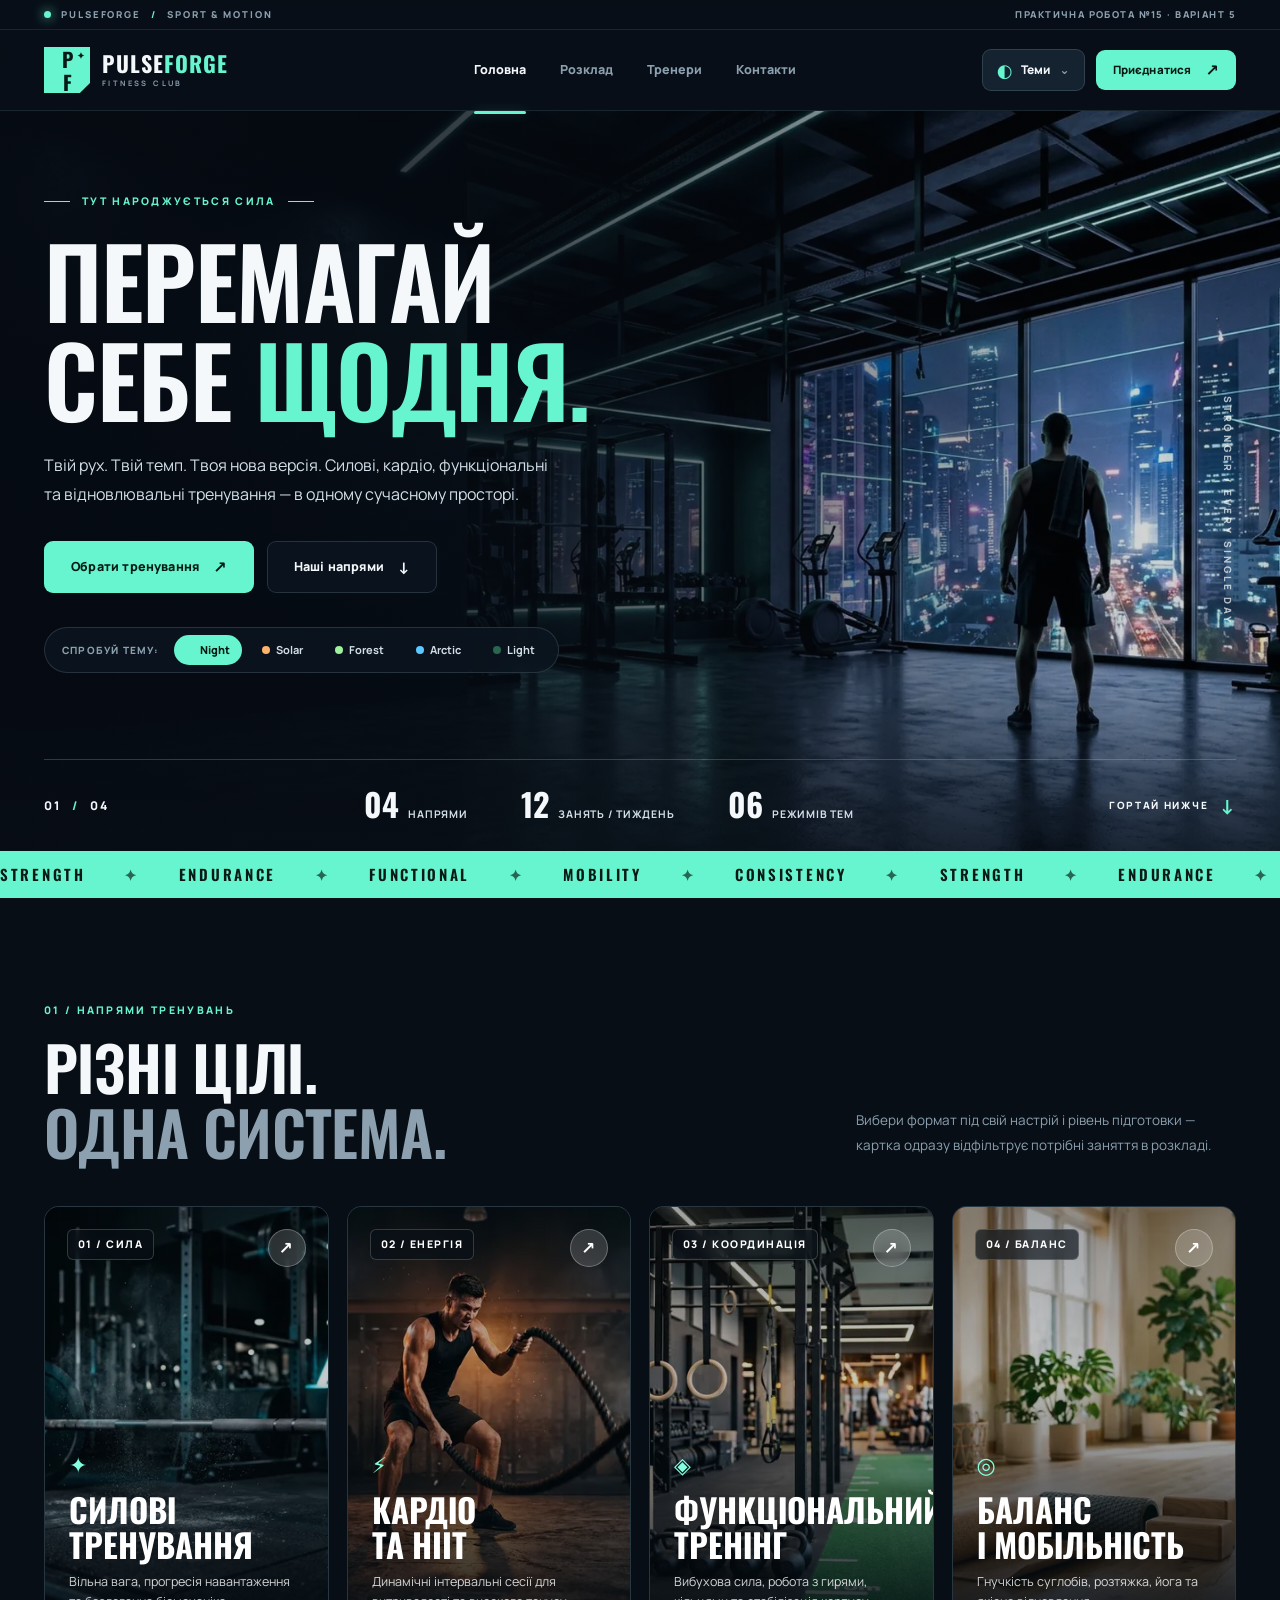
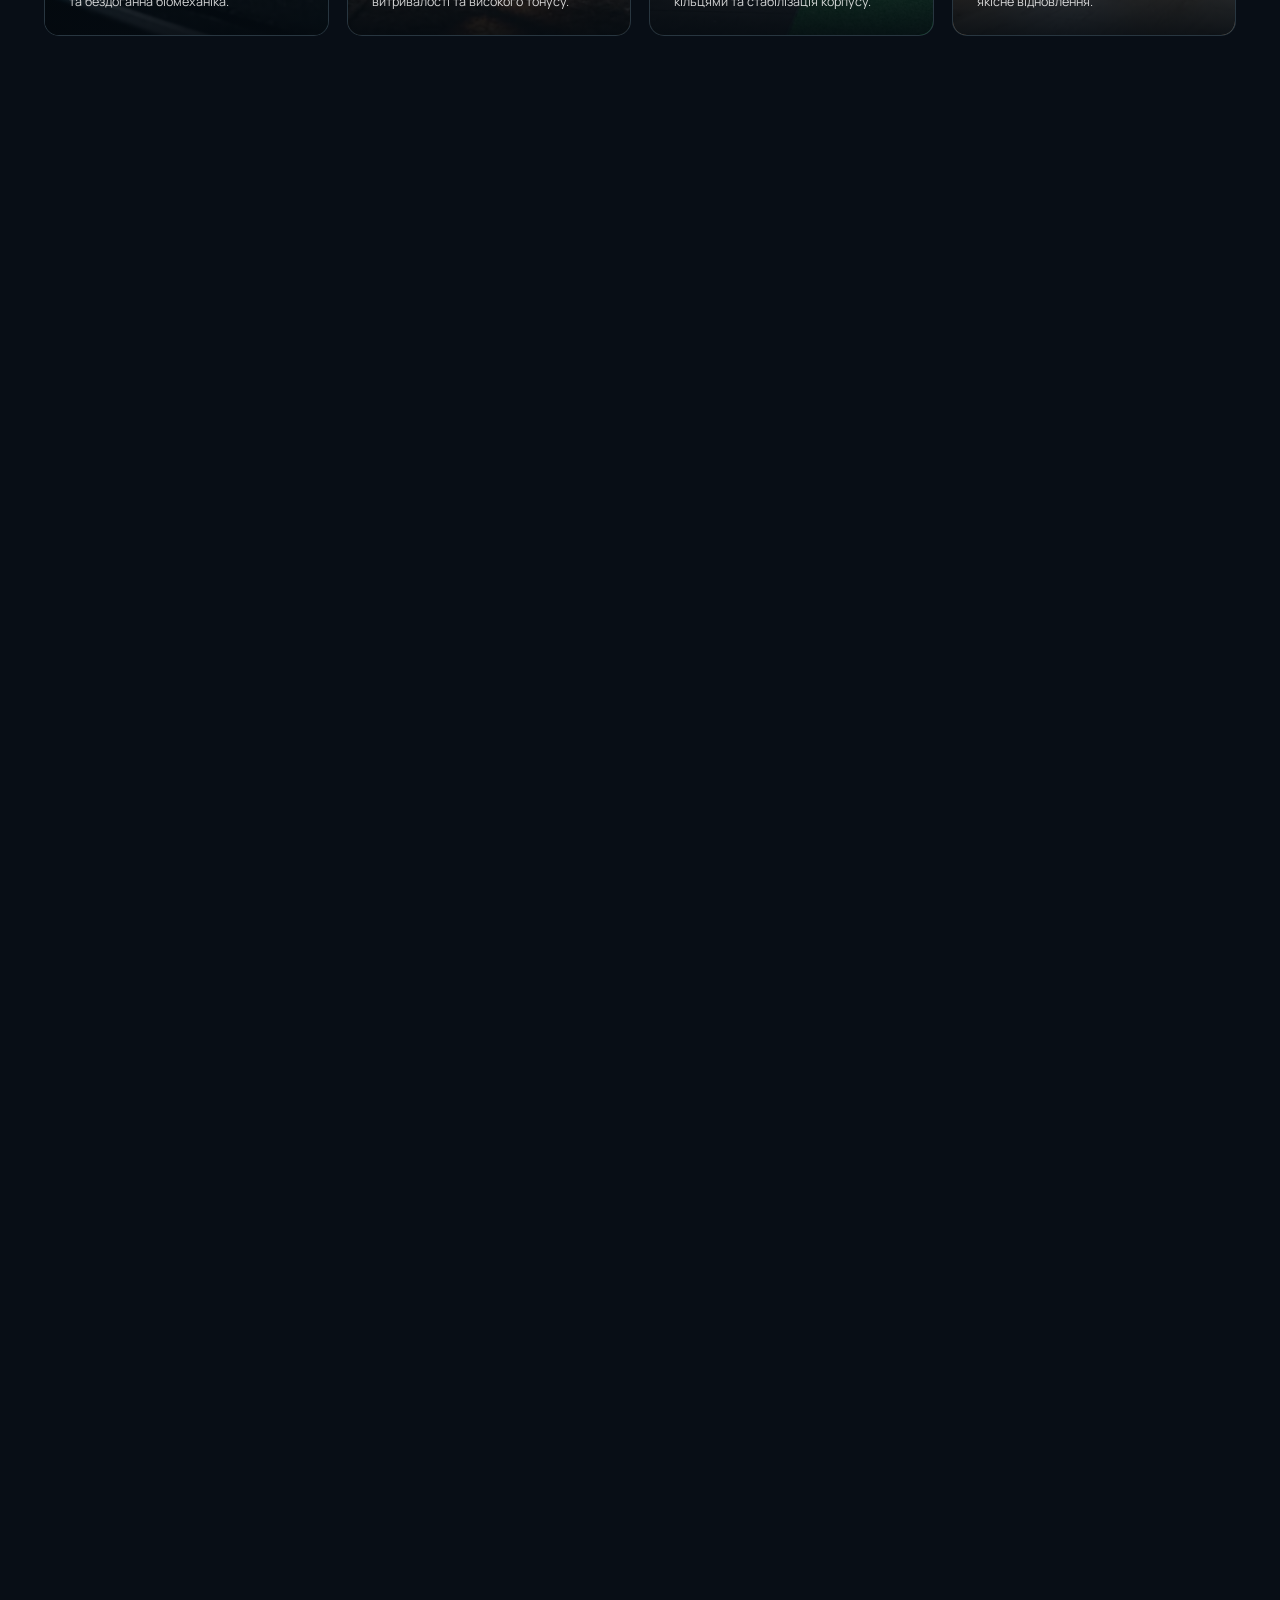
<file: index.html>
<!DOCTYPE html>
<html lang="uk" data-theme="night">
<head>
  <meta charset="UTF-8">
  <meta name="viewport" content="width=device-width, initial-scale=1">
  <meta name="theme-color" content="#080e16">
  <meta name="description" content="Сучасний демонстраційний вебсайт спортивного клубу PULSEFORGE: 5 фототем оформлення + Auto Sync, фотогалерея простору, інтерактивний трекер, круговий таймер та розклад.">
  <meta name="author" content="Максим Ковалишин">
  <meta property="og:title" content="PULSEFORGE — Сучасний спортивний клуб">
  <meta property="og:description" content="5 фототем оформлення + Auto Sync, інтерактивний трекер, таймер та розклад тренувань.">
  <meta property="og:type" content="website">
  <meta property="og:image" content="PULSEFORGE_theme_preview.jpg">
  <title>Головна | PULSEFORGE</title>
  <link rel="icon" type="image/svg+xml" href="favicon.svg">
  <link rel="preconnect" href="https://fonts.googleapis.com">
  <link rel="preconnect" href="https://fonts.gstatic.com" crossorigin>
  <link rel="stylesheet" href="https://fonts.googleapis.com/css2?family=Manrope:wght@400;500;600;700;800&family=Oswald:wght@500;600;700&display=swap">
  <link rel="stylesheet" href="style.css">
  <script>try{const m=localStorage.getItem('pf-theme-v1')||'night',r=m==='auto'?(matchMedia('(prefers-color-scheme: light)').matches?'day':'night'):m;if(['night','ember','forest','ocean','day'].includes(r))document.documentElement.dataset.theme=r;}catch(e){}</script>
  <script src="script.js" defer></script>
</head>
<body data-page="home">
  <a class="skip-link" href="#main">Перейти до вмісту</a>
  <div class="site-shell">
    <header class="site-header" id="top">
      <div class="topline">
        <span class="signal-dot"></span> PULSEFORGE <span class="topline-sep">/</span> SPORT &amp; MOTION
        <span class="topline-right">ПРАКТИЧНА РОБОТА №15 · ВАРІАНТ 5</span>
      </div>
      <div class="nav-shell container">
        <a class="logo" href="index.html" aria-label="PULSEFORGE, головна">
          <span class="logo-glyph">P<span>F</span><b>✦</b></span>
          <span class="logo-word">PULSE<span>FORGE</span><small>FITNESS CLUB</small></span>
        </a>
        <button class="mobile-toggle" id="mobileToggle" type="button" aria-label="Відкрити меню" aria-controls="mainNav" aria-expanded="false">
          <span></span><span></span><span></span>
        </button>
        <nav class="main-nav" id="mainNav" aria-label="Основна навігація">
          <a href="index.html" aria-current="page">Головна</a>
          <a href="schedule.html">Розклад</a>
          <a href="coaches.html">Тренери</a>
          <a href="contacts.html">Контакти</a>
        </nav>
        <div class="nav-actions">
          <button class="theme-trigger" id="themeTrigger" type="button" aria-controls="themePanel" aria-expanded="false">
            <span class="theme-palette" aria-hidden="true">◐</span>
            <span>Теми</span>
            <span class="chev" aria-hidden="true">⌄</span>
          </button>
          <a class="button button-small button-primary nav-cta" href="contacts.html#request">Приєднатися <span aria-hidden="true">↗</span></a>
        </div>
      </div>

      <div class="theme-panel" id="themePanel" hidden>
        <div class="theme-panel-top">
          <b>Обери атмосферу клубу</b>
          <span class="theme-panel-hint">Alt + T</span>
          <button type="button" class="close-minimal" id="themeClose" aria-label="Закрити вибір тем">×</button>
        </div>
        <div class="theme-choices">
          <button class="theme-choice" type="button" data-theme-choice="night" aria-label="Тема Cyber Night">
            <img src="images/thumb-night.webp" width="400" height="200" alt="" loading="lazy" decoding="async">
            <span class="theme-choice-meta"><i class="theme-swatch" style="background:#66f5ce"></i><span>Cyber Night</span></span>
            <small>Неон / темна</small>
          </button>
          <button class="theme-choice" type="button" data-theme-choice="ember" aria-label="Тема Solar Rush">
            <img src="images/thumb-ember.webp" width="400" height="200" alt="" loading="lazy" decoding="async">
            <span class="theme-choice-meta"><i class="theme-swatch" style="background:#ffb36a"></i><span>Solar Rush</span></span>
            <small>Енергія / бурштинова</small>
          </button>
          <button class="theme-choice" type="button" data-theme-choice="forest" aria-label="Тема Forest Motion">
            <img src="images/thumb-forest.webp" width="400" height="200" alt="" loading="lazy" decoding="async">
            <span class="theme-choice-meta"><i class="theme-swatch" style="background:#9ef29b"></i><span>Forest Motion</span></span>
            <small>Біофілія / смарагдова</small>
          </button>
          <button class="theme-choice" type="button" data-theme-choice="ocean" aria-label="Тема Arctic Pulse">
            <img src="images/thumb-ocean.webp" width="400" height="200" alt="" loading="lazy" decoding="async">
            <span class="theme-choice-meta"><i class="theme-swatch" style="background:#5cc8ff"></i><span>Arctic Pulse</span></span>
            <small>Техно / крижана синя</small>
          </button>
          <button class="theme-choice" type="button" data-theme-choice="day" aria-label="Тема Light Studio">
            <img src="images/thumb-day.webp" width="400" height="200" alt="" loading="lazy" decoding="async">
            <span class="theme-choice-meta"><i class="theme-swatch" style="background:#28664e"></i><span>Light Studio</span></span>
            <small>Мінімалізм / світла</small>
          </button>
          <button class="theme-choice" type="button" data-theme-choice="auto" aria-label="Системна тема Auto Sync">
            <img src="images/thumb-auto.webp" width="400" height="200" alt="" loading="lazy" decoding="async">
            <span class="theme-choice-meta"><i class="theme-swatch" style="background:linear-gradient(135deg,#66f5ce,#f6f5ef)"></i><span>Auto Sync</span></span>
            <small>Адаптація до ОС</small>
          </button>
        </div>
        <p class="theme-note">
          <span>Кожна тема змінює палітру та фонову фотографію простору.</span>
          <span>Зберігається локально</span>
        </p>
      </div>
    </header>

    <main id="main">
      <section class="hero hero-home">
        <div class="hero-backdrop"></div>
        <div class="container hero-content">
          <div class="hero-copy">
            <div class="eyebrow"><span class="eyebrow-line"></span> ТУТ НАРОДЖУЄТЬСЯ СИЛА <span class="eyebrow-line"></span></div>
            <h1>Перемагай<br>себе <em>щодня.</em></h1>
            <p>Твій рух. Твій темп. Твоя нова версія. Силові, кардіо, функціональні та відновлювальні тренування — в одному сучасному просторі.</p>
            <div class="hero-cta">
              <a class="button button-primary button-large" href="schedule.html">Обрати тренування <span aria-hidden="true">↗</span></a>
              <a class="button button-outline button-large" href="#programs">Наші напрями <span aria-hidden="true">↓</span></a>
            </div>
            <div class="hero-theme-dock" role="group" aria-label="Швидке перемикання теми">
              <span class="hero-theme-label">Спробуй тему:</span>
              <button type="button" class="hero-theme-pill" data-theme-choice="night"><i style="background:#66f5ce"></i>Night</button>
              <button type="button" class="hero-theme-pill" data-theme-choice="ember"><i style="background:#ffb36a"></i>Solar</button>
              <button type="button" class="hero-theme-pill" data-theme-choice="forest"><i style="background:#9ef29b"></i>Forest</button>
              <button type="button" class="hero-theme-pill" data-theme-choice="ocean"><i style="background:#5cc8ff"></i>Arctic</button>
              <button type="button" class="hero-theme-pill" data-theme-choice="day"><i style="background:#28664e"></i>Light</button>
            </div>
          </div>
          <div class="hero-side-label" aria-hidden="true">STRONGER / EVERY SINGLE DAY</div>
        </div>
        <div class="hero-bottom container">
          <div class="hero-index">01 <span>/</span> 04</div>
          <div class="hero-counters">
            <div><strong>04</strong><span>напрями</span></div>
            <div><strong>12</strong><span>занять / тиждень</span></div>
            <div><strong>06</strong><span>режимів тем</span></div>
          </div>
          <a href="#programs" class="hero-scroll">ГОРТАЙ НИЖЧЕ <span>↓</span></a>
        </div>
      </section>

      <div class="ticker" role="group" aria-label="Слогани клубу">
        <div>
          STRENGTH <span>✦</span> ENDURANCE <span>✦</span> FUNCTIONAL <span>✦</span> MOBILITY <span>✦</span> CONSISTENCY <span>✦</span>
          STRENGTH <span>✦</span> ENDURANCE <span>✦</span> FUNCTIONAL <span>✦</span> MOBILITY <span>✦</span> CONSISTENCY <span>✦</span>
        </div>
      </div>

      <section id="programs" class="section container" data-reveal>
        <div class="section-head">
          <div>
            <div class="section-kicker">01 / НАПРЯМИ ТРЕНУВАНЬ</div>
            <h2>Різні цілі.<br><span class="muted">Одна система.</span></h2>
          </div>
          <p>Вибери формат під свій настрій і рівень підготовки — картка одразу відфільтрує потрібні заняття в розкладі.</p>
        </div>

        <div class="program-grid">
          <a href="schedule.html?type=strength" class="program-card">
            <div class="program-media">
              <img src="images/program-strength-sm.webp"
                   srcset="images/program-strength-sm.webp 640w, images/program-strength.webp 1200w"
                   sizes="(max-width: 680px) 92vw, (max-width: 1200px) 46vw, 320px"
                   width="640" height="480" loading="lazy" decoding="async"
                   alt="Олімпійська штанга з дисками у силовій зоні клубу">
            </div>
            <div class="program-card-top"><span class="program-no">01 / СИЛА</span><span class="round-arrow" aria-hidden="true">↗</span></div>
            <div class="program-card-bottom">
              <span class="program-icon" aria-hidden="true">✦</span>
              <h3>Силові<br>тренування</h3>
              <p>Вільна вага, прогресія навантаження та бездоганна біомеханіка.</p>
            </div>
          </a>

          <a href="schedule.html?type=cardio" class="program-card">
            <div class="program-media">
              <img src="images/program-cardio-sm.webp"
                   srcset="images/program-cardio-sm.webp 640w, images/program-cardio.webp 1200w"
                   sizes="(max-width: 680px) 92vw, (max-width: 1200px) 46vw, 320px"
                   width="640" height="480" loading="lazy" decoding="async"
                   alt="Інтенсивна робота з канатами у кардіо-зоні">
            </div>
            <div class="program-card-top"><span class="program-no">02 / ЕНЕРГІЯ</span><span class="round-arrow" aria-hidden="true">↗</span></div>
            <div class="program-card-bottom">
              <span class="program-icon" aria-hidden="true">⚡</span>
              <h3>Кардіо<br>та HIIT</h3>
              <p>Динамічні інтервальні сесії для витривалості та високого тонусу.</p>
            </div>
          </a>

          <a href="schedule.html?type=functional" class="program-card">
            <div class="program-media">
              <img src="images/program-functional-sm.webp"
                   srcset="images/program-functional-sm.webp 640w, images/program-functional.webp 1200w"
                   sizes="(max-width: 680px) 92vw, (max-width: 1200px) 46vw, 320px"
                   width="640" height="480" loading="lazy" decoding="async"
                   alt="Функціональна зона з гирями, тумбою, кільцями та біговою доріжкою">
            </div>
            <div class="program-card-top"><span class="program-no">03 / КООРДИНАЦІЯ</span><span class="round-arrow" aria-hidden="true">↗</span></div>
            <div class="program-card-bottom">
              <span class="program-icon" aria-hidden="true">◈</span>
              <h3>Функціональний<br>тренінг</h3>
              <p>Вибухова сила, робота з гирями, кільцями та стабілізація корпусу.</p>
            </div>
          </a>

          <a href="schedule.html?type=mind" class="program-card">
            <div class="program-media">
              <img src="images/program-mind-sm.webp"
                   srcset="images/program-mind-sm.webp 640w, images/program-mind.webp 1200w"
                   sizes="(max-width: 680px) 92vw, (max-width: 1200px) 46vw, 320px"
                   width="640" height="480" loading="lazy" decoding="async"
                   alt="Килимок для йоги та масажний рол у світлій студії відновлення">
            </div>
            <div class="program-card-top"><span class="program-no">04 / БАЛАНС</span><span class="round-arrow" aria-hidden="true">↗</span></div>
            <div class="program-card-bottom">
              <span class="program-icon" aria-hidden="true">◎</span>
              <h3>Баланс<br>і мобільність</h3>
              <p>Гнучкість суглобів, розтяжка, йога та якісне відновлення.</p>
            </div>
          </a>
        </div>
      </section>

      <section class="section container gallery-section section-lazy" id="gallery" data-reveal>
        <div class="section-head">
          <div>
            <div class="section-kicker">02 / ФОТОГАЛЕРЕЯ АТМОСФЕРИ</div>
            <h2>Простір, що<br><span class="muted">заряджає рухом.</span></h2>
          </div>
          <p>Натисни на будь-яку зону, щоб відкрити повнорозмірний перегляд у режимі Lightbox (підтримуються клавіші ← та →).</p>
        </div>

        <div class="gallery-grid">
          <button type="button" class="gallery-item"
                  data-gallery-src="images/theme-night.webp"
                  data-gallery-title="Панорамна силова арена · Cyber Night"
                  data-gallery-desc="Вільні ваги, силові рами та панорамний вид на вечірнє місто.">
            <img src="images/theme-night.webp" width="1600" height="900" loading="lazy" decoding="async" alt="Панорамна силова зала вночі">
            <span class="gallery-overlay">
              <span class="gallery-badge-row"><span class="gallery-zone-tag">ZONE 01 · IRON ARENA</span><span class="gallery-zoom" aria-hidden="true">⤢</span></span>
              <span class="gallery-caption"><strong>Панорамна силова зала</strong><span>Силові рами, гантельний ряд та неонове освітлення</span></span>
            </span>
          </button>

          <button type="button" class="gallery-item"
                  data-gallery-src="images/theme-ocean.webp"
                  data-gallery-title="Лабораторія витривалості · Arctic Pulse"
                  data-gallery-desc="Водні гребні тренажери, контроль пульсових зон та клімат-комфорт.">
            <img src="images/theme-ocean.webp" width="1600" height="900" loading="lazy" decoding="async" alt="Гребний тренажер у сучасній лабораторії витривалості">
            <span class="gallery-overlay">
              <span class="gallery-badge-row"><span class="gallery-zone-tag">ZONE 02 · CARDIO LAB</span><span class="gallery-zoom" aria-hidden="true">⤢</span></span>
              <span class="gallery-caption"><strong>Лабораторія витривалості</strong><span>Водні ергометри та високоінтенсивні кардіо-лінії</span></span>
            </span>
          </button>

          <button type="button" class="gallery-item"
                  data-gallery-src="images/theme-ember.webp"
                  data-gallery-title="Спринт-лофт · Solar Rush"
                  data-gallery-desc="Штучний газон для саней, гирі та вибухові інтервальні комплекси.">
            <img src="images/theme-ember.webp" width="1600" height="900" loading="lazy" decoding="async" alt="Спринтерська доріжка у сонячному лофт-залі">
            <span class="gallery-overlay">
              <span class="gallery-badge-row"><span class="gallery-zone-tag">ZONE 03 · TURF LOFT</span><span class="gallery-zoom" aria-hidden="true">⤢</span></span>
              <span class="gallery-caption"><strong>Спринт та функціонал</strong><span>25-метрова turf-доріжка для швидкісних сетів</span></span>
            </span>
          </button>

          <button type="button" class="gallery-item"
                  data-gallery-src="images/theme-forest.webp"
                  data-gallery-title="Відкрита еко-тераса · Forest Motion"
                  data-gallery-desc="Тренування зі свіжим повітрям, жива зелена стіна та функціональне обладнання.">
            <img src="images/theme-forest.webp" width="1600" height="900" loading="lazy" decoding="async" alt="Відкрита тренувальна тераса з видом на ліс і гори">
            <span class="gallery-overlay">
              <span class="gallery-badge-row"><span class="gallery-zone-tag">ZONE 04 · ECO TERRACE</span><span class="gallery-zoom" aria-hidden="true">⤢</span></span>
              <span class="gallery-caption"><strong>Біофільна тераса</strong><span>Ранкові функціональні сесії та розтяжка на свіжому повітрі</span></span>
            </span>
          </button>

          <button type="button" class="gallery-item"
                  data-gallery-src="images/theme-day.webp"
                  data-gallery-title="Денна студія балансу · Light Studio"
                  data-gallery-desc="Природне освітлення, дубова підлога, йога та міофасціальне відновлення.">
            <img src="images/theme-day.webp" width="1600" height="900" loading="lazy" decoding="async" alt="Світла студія йоги та мобільності">
            <span class="gallery-overlay">
              <span class="gallery-badge-row"><span class="gallery-zone-tag">ZONE 05 · MIND STUDIO</span><span class="gallery-zoom" aria-hidden="true">⤢</span></span>
              <span class="gallery-caption"><strong>Студія мобільності</strong><span>Спокійний простір для Recovery Yoga та дихальних практик</span></span>
            </span>
          </button>
        </div>
      </section>

      <dialog class="lightbox-dialog" id="lightboxDialog" aria-label="Перегляд фотографії простору">
        <div class="lightbox-stage">
          <img id="lightboxImg" src="images/theme-night.webp" width="1600" height="900" alt="">
        </div>
        <div class="lightbox-bar">
          <div class="lightbox-meta">
            <strong id="lightboxTitle"></strong>
            <span id="lightboxDesc"></span>
          </div>
          <div class="lightbox-controls">
            <span class="lightbox-counter" id="lightboxCounter">1 / 5</span>
            <button type="button" class="icon-button" id="lightboxPrev" aria-label="Попереднє фото">←</button>
            <button type="button" class="icon-button" id="lightboxNext" aria-label="Наступне фото">→</button>
            <button type="button" class="icon-button icon-button-accent" id="lightboxClose" aria-label="Закрити перегляд">×</button>
          </div>
        </div>
      </dialog>

      <section class="section section-dashboard section-lazy" data-reveal>
        <div class="container">
          <div class="section-head">
            <div>
              <div class="section-kicker">03 / ТВОЯ МОТИВАЦІЯ</div>
              <h2>Не рахуй дні.<br><span class="muted">Створюй звички.</span></h2>
            </div>
            <p>Інтерактивні інструменти працюють миттєво просто у твоєму браузері без реєстрації та зберігають прогрес на пристрої.</p>
          </div>

          <div class="dashboard-grid">
            <div class="dash-card">
              <div>
                <div class="dash-card-top">
                  <span class="dash-icon" aria-hidden="true">◎</span>
                  <span class="micro-label">ТРЕКЕР АКТИВНОСТІ ТА ТИЖНЯ</span>
                </div>
                <div class="goal-header">
                  <div>
                    <span class="label-small">Виконано занять за місяць</span>
                    <div class="giant-number">
                      <span id="goalDone">3</span><span class="goal-slash">/</span><span id="goalTotal">12</span>
                    </div>
                  </div>
                  <span class="goal-stamp" id="goalPercent">25% МЕТИ</span>
                </div>
                <div class="progress-track" role="progressbar" aria-label="Прогрес мети" aria-valuemin="0" aria-valuemax="12" aria-valuenow="3" id="goalProgress">
                  <div id="goalBar"></div>
                </div>
                <div class="week-strip" role="group" aria-label="Відмітка активних днів тижня">
                  <button type="button" class="week-day" data-weekday="0" aria-pressed="false">Пн</button>
                  <button type="button" class="week-day" data-weekday="1" aria-pressed="false">Вт</button>
                  <button type="button" class="week-day" data-weekday="2" aria-pressed="false">Ср</button>
                  <button type="button" class="week-day" data-weekday="3" aria-pressed="false">Чт</button>
                  <button type="button" class="week-day" data-weekday="4" aria-pressed="false">Пт</button>
                  <button type="button" class="week-day" data-weekday="5" aria-pressed="false">Сб</button>
                  <button type="button" class="week-day" data-weekday="6" aria-pressed="false">Нд</button>
                </div>
              </div>

              <div>
                <div class="goal-controls">
                  <label>Ціль місяця
                    <select id="goalSelect">
                      <option value="4">4 заняття</option>
                      <option value="8">8 занять</option>
                      <option value="12" selected>12 занять</option>
                      <option value="16">16 занять</option>
                    </select>
                  </label>
                  <div>
                    <button class="icon-button" id="goalMinus" type="button" aria-label="Зменшити виконані заняття">−</button>
                    <button class="icon-button icon-button-accent" id="goalPlus" type="button" aria-label="Додати виконане заняття">+</button>
                  </div>
                </div>
                <p class="subtle-note">* Відмічай активні дні тижня та виконані тренування — дані зберігаються локально.</p>
              </div>
            </div>

            <div class="dash-card">
              <div class="dash-card-top">
                <span class="dash-icon" aria-hidden="true">◷</span>
                <span class="micro-label">КРУГОВИЙ ІНТЕРВАЛЬНИЙ ТАЙМЕР</span>
              </div>

              <div>
                <div class="timer-ring-wrap">
                  <svg class="timer-ring-svg" viewBox="0 0 200 200" aria-hidden="true">
                    <circle class="timer-ring-track" cx="100" cy="100" r="92"></circle>
                    <circle class="timer-ring-progress" id="timerRingProgress" cx="100" cy="100" r="92"></circle>
                  </svg>
                  <div class="timer-center">
                    <div class="timer-display" id="timerDisplay" role="timer" aria-live="off">00:45</div>
                  </div>
                </div>
                <div class="timer-sub" id="timerSub">Знайди свій ритм. Звуковий сигнал підкаже завершення підходу.</div>
                <div class="timer-pills" role="group" aria-label="Тривалість таймера">
                  <button type="button" data-duration="30">30 сек</button>
                  <button class="is-active" type="button" data-duration="45">45 сек</button>
                  <button type="button" data-duration="60">60 сек</button>
                  <button type="button" data-duration="90">90 сек</button>
                </div>
                <div class="timer-actions">
                  <button class="button button-primary" id="timerStart" type="button">▶ Почати</button>
                  <button class="button button-outline" id="timerReset" type="button">↺ Скинути</button>
                </div>
              </div>

              <p class="subtle-note">Працює офлайн за допомогою Web Audio API та точного часового відліку.</p>
            </div>
          </div>
        </div>
      </section>

      <section class="section container about-strip section-lazy" data-reveal>
        <div>
          <div class="section-kicker">04 / ФІЛОСОФІЯ КЛУБУ</div>
          <h2>Маленькі кроки.<br><span class="muted">Велика різниця.</span></h2>
        </div>
        <div>
          <p>Тренуйся регулярно, поважай власне тіло й знаходь комфортний темп. PULSEFORGE демонструє, як поєднання сучасного адаптивного інтерфейсу, продуманих тем оформлення та швидкої веб-оптимізації створює цілісний цифровий продукт.</p>
          <a class="text-link" href="coaches.html">Познайомитися з тренерами <span aria-hidden="true">↗</span></a>
        </div>
      </section>

      <section class="cta-band container" data-reveal>
        <span class="cta-band-kicker">READY FOR THE NEXT LEVEL?</span>
        <h2>Твій наступний крок — <em>сьогодні.</em></h2>
        <a href="contacts.html#request" class="button button-dark">Сформувати заявку ↗</a>
      </section>
    </main>

    <footer class="site-footer">
      <div class="container">
        <div class="footer-main">
          <div>
            <a class="footer-brand" href="index.html">PULSE<span>FORGE</span><sup>✦</sup></a>
            <p>Рух — це твоя суперсила. Модернізований навчальний вебсайт спортивного клубу з підтримкою 6 режимів тем.</p>
          </div>
          <div class="footer-links">
            <a href="index.html">Головна</a>
            <a href="schedule.html">Розклад</a>
            <a href="coaches.html">Тренери</a>
            <a href="contacts.html">Контакти</a>
            <a href="#gallery">Фотогалерея</a>
            <a href="docs/training-guide.pdf" target="_blank" rel="noopener">PDF-гід</a>
          </div>
          <div class="footer-social">
            <span>BUILD 2026 / PR15 V5 MODERN</span>
            <a href="#top">До початку ↑</a>
          </div>
        </div>
        <div class="footer-bottom">
          <p>© 2026. Автор: <strong>Максим Ковалишин</strong>. Вміст захищено авторським правом. Усі права захищені.</p>
          <small>Оптимізовано: HTML5 · Modern CSS · Vanilla JS · WebP</small>
        </div>
      </div>
    </footer>
  </div>

  <button class="back-top" id="backTop" type="button" aria-label="Повернутися нагору">↑</button>
  <div class="toast" id="toast" role="status" aria-live="polite"></div>
</body>
</html>
</file>
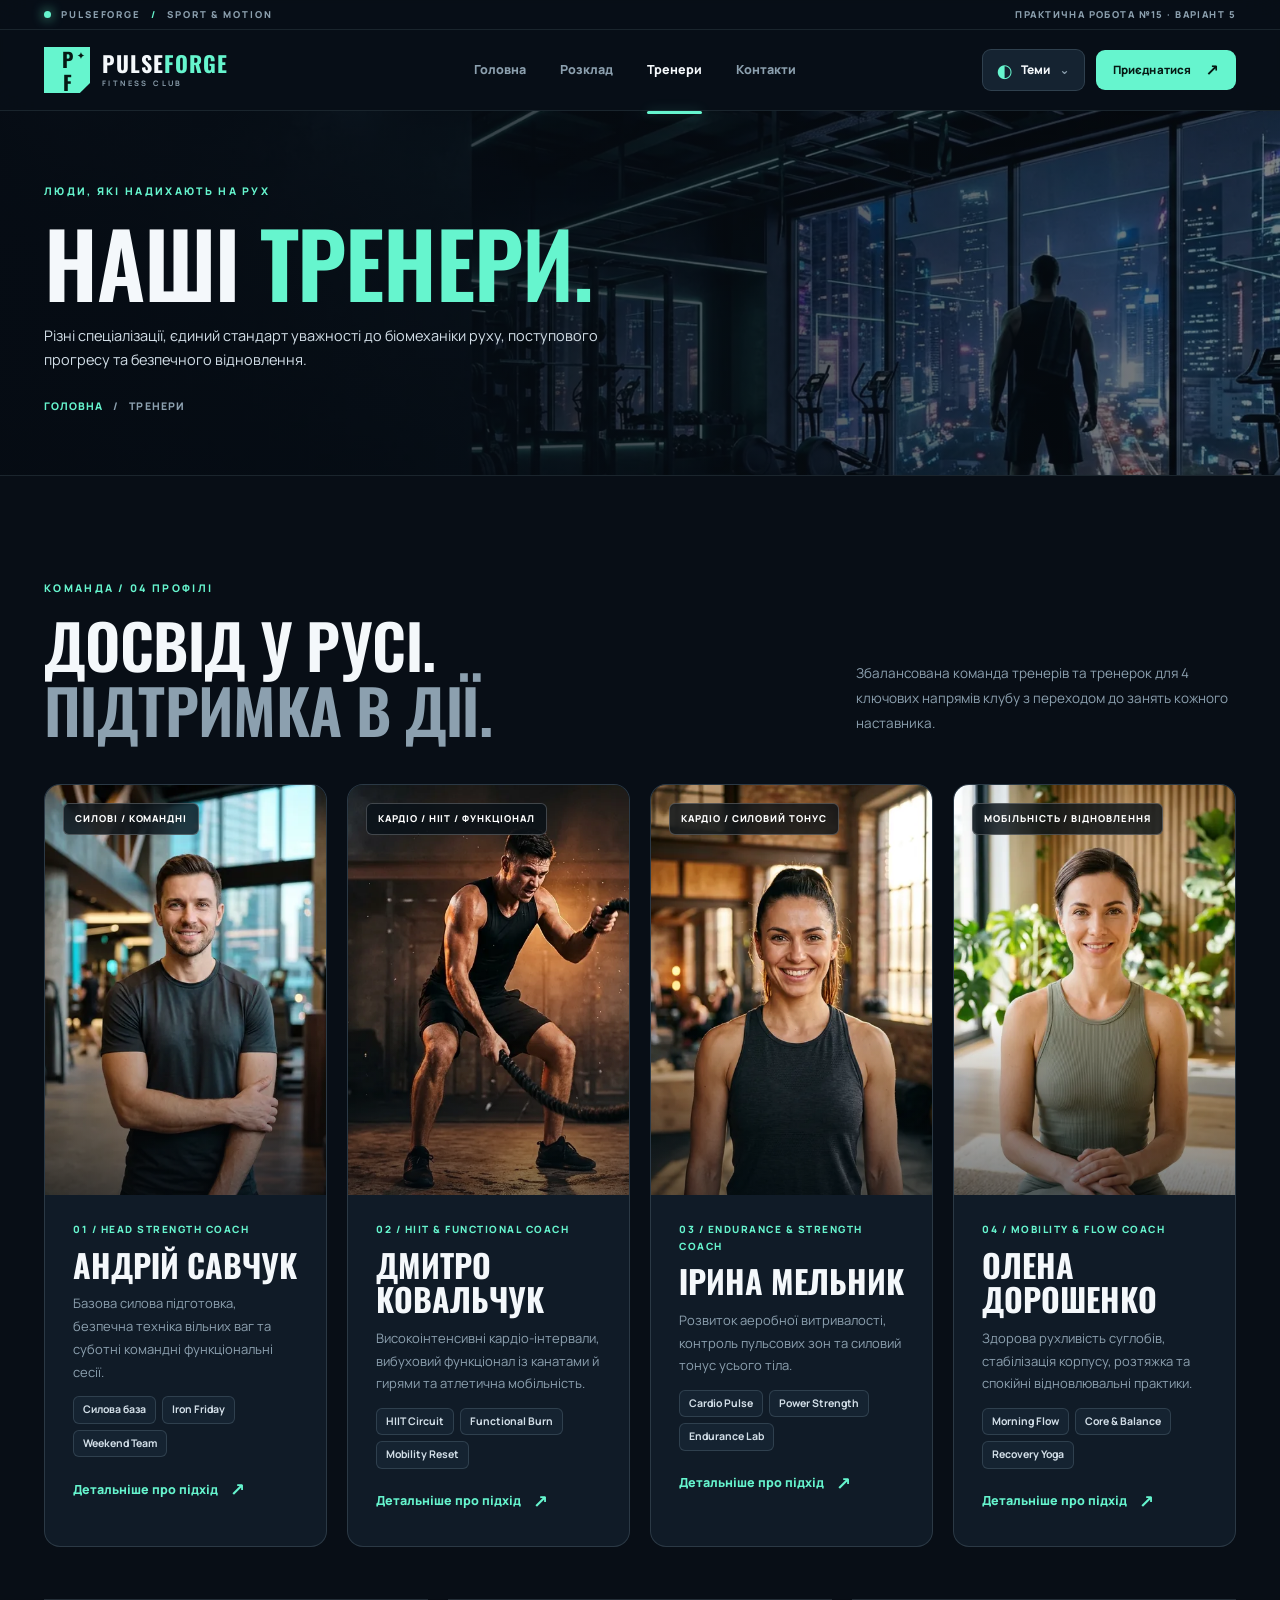
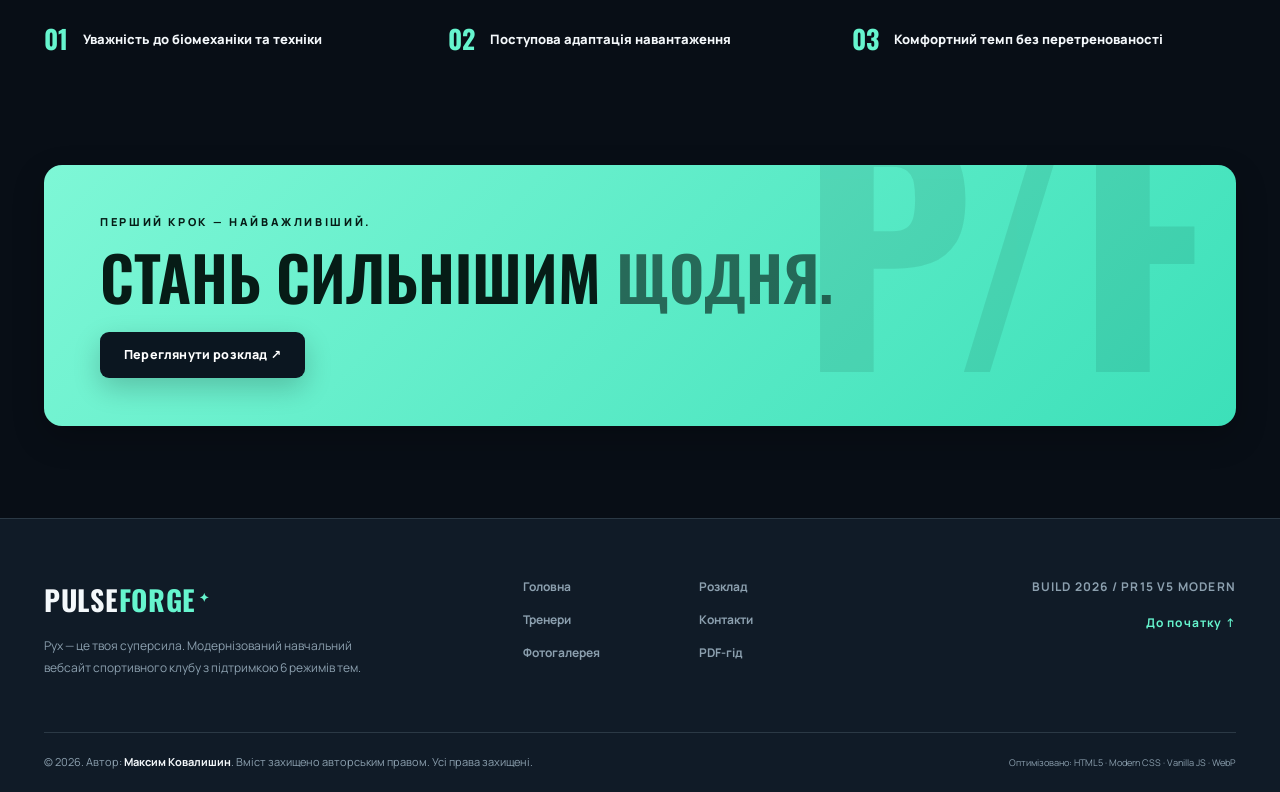
<file: coaches.html>
<!DOCTYPE html>
<html lang="uk" data-theme="night">
<head>
  <meta charset="UTF-8">
  <meta name="viewport" content="width=device-width, initial-scale=1">
  <meta name="theme-color" content="#080e16">
  <meta name="description" content="Демонстраційні профілі тренерської команди спортивного клубу PULSEFORGE з індивідуальними портретами та спеціалізаціями.">
  <meta name="author" content="Максим Ковалишин">
  <meta property="og:title" content="Тренери | PULSEFORGE">
  <meta property="og:description" content="Команда тренерів PULSEFORGE: силові, кардіо, функціональні та відновлювальні програми.">
  <meta property="og:type" content="website">
  <meta property="og:image" content="PULSEFORGE_theme_preview.jpg">
  <title>Тренери | PULSEFORGE</title>
  <link rel="icon" type="image/svg+xml" href="favicon.svg">
  <link rel="preconnect" href="https://fonts.googleapis.com">
  <link rel="preconnect" href="https://fonts.gstatic.com" crossorigin>
  <link rel="stylesheet" href="https://fonts.googleapis.com/css2?family=Manrope:wght@400;500;600;700;800&family=Oswald:wght@500;600;700&display=swap">
  <link rel="stylesheet" href="style.css">
  <script>try{const m=localStorage.getItem('pf-theme-v1')||'night',r=m==='auto'?(matchMedia('(prefers-color-scheme: light)').matches?'day':'night'):m;if(['night','ember','forest','ocean','day'].includes(r))document.documentElement.dataset.theme=r;}catch(e){}</script>
  <script src="script.js" defer></script>
</head>
<body data-page="coaches">
  <a class="skip-link" href="#main">Перейти до вмісту</a>
  <div class="site-shell">
    <header class="site-header" id="top">
      <div class="topline">
        <span class="signal-dot"></span> PULSEFORGE <span class="topline-sep">/</span> SPORT &amp; MOTION
        <span class="topline-right">ПРАКТИЧНА РОБОТА №15 · ВАРІАНТ 5</span>
      </div>
      <div class="nav-shell container">
        <a class="logo" href="index.html" aria-label="PULSEFORGE, головна">
          <span class="logo-glyph">P<span>F</span><b>✦</b></span>
          <span class="logo-word">PULSE<span>FORGE</span><small>FITNESS CLUB</small></span>
        </a>
        <button class="mobile-toggle" id="mobileToggle" type="button" aria-label="Відкрити меню" aria-controls="mainNav" aria-expanded="false">
          <span></span><span></span><span></span>
        </button>
        <nav class="main-nav" id="mainNav" aria-label="Основна навігація">
          <a href="index.html">Головна</a>
          <a href="schedule.html">Розклад</a>
          <a href="coaches.html" aria-current="page">Тренери</a>
          <a href="contacts.html">Контакти</a>
        </nav>
        <div class="nav-actions">
          <button class="theme-trigger" id="themeTrigger" type="button" aria-controls="themePanel" aria-expanded="false">
            <span class="theme-palette" aria-hidden="true">◐</span>
            <span>Теми</span>
            <span class="chev" aria-hidden="true">⌄</span>
          </button>
          <a class="button button-small button-primary nav-cta" href="contacts.html#request">Приєднатися <span aria-hidden="true">↗</span></a>
        </div>
      </div>

      <div class="theme-panel" id="themePanel" hidden>
        <div class="theme-panel-top">
          <b>Обери атмосферу клубу</b>
          <span class="theme-panel-hint">Alt + T</span>
          <button type="button" class="close-minimal" id="themeClose" aria-label="Закрити вибір тем">×</button>
        </div>
        <div class="theme-choices">
          <button class="theme-choice" type="button" data-theme-choice="night" aria-label="Тема Cyber Night">
            <img src="images/thumb-night.webp" width="400" height="200" alt="" loading="lazy" decoding="async">
            <span class="theme-choice-meta"><i class="theme-swatch" style="background:#66f5ce"></i><span>Cyber Night</span></span>
            <small>Неон / темна</small>
          </button>
          <button class="theme-choice" type="button" data-theme-choice="ember" aria-label="Тема Solar Rush">
            <img src="images/thumb-ember.webp" width="400" height="200" alt="" loading="lazy" decoding="async">
            <span class="theme-choice-meta"><i class="theme-swatch" style="background:#ffb36a"></i><span>Solar Rush</span></span>
            <small>Енергія / бурштинова</small>
          </button>
          <button class="theme-choice" type="button" data-theme-choice="forest" aria-label="Тема Forest Motion">
            <img src="images/thumb-forest.webp" width="400" height="200" alt="" loading="lazy" decoding="async">
            <span class="theme-choice-meta"><i class="theme-swatch" style="background:#9ef29b"></i><span>Forest Motion</span></span>
            <small>Біофілія / смарагдова</small>
          </button>
          <button class="theme-choice" type="button" data-theme-choice="ocean" aria-label="Тема Arctic Pulse">
            <img src="images/thumb-ocean.webp" width="400" height="200" alt="" loading="lazy" decoding="async">
            <span class="theme-choice-meta"><i class="theme-swatch" style="background:#5cc8ff"></i><span>Arctic Pulse</span></span>
            <small>Техно / крижана синя</small>
          </button>
          <button class="theme-choice" type="button" data-theme-choice="day" aria-label="Тема Light Studio">
            <img src="images/thumb-day.webp" width="400" height="200" alt="" loading="lazy" decoding="async">
            <span class="theme-choice-meta"><i class="theme-swatch" style="background:#28664e"></i><span>Light Studio</span></span>
            <small>Мінімалізм / світла</small>
          </button>
          <button class="theme-choice" type="button" data-theme-choice="auto" aria-label="Системна тема Auto Sync">
            <img src="images/thumb-auto.webp" width="400" height="200" alt="" loading="lazy" decoding="async">
            <span class="theme-choice-meta"><i class="theme-swatch" style="background:linear-gradient(135deg,#66f5ce,#f6f5ef)"></i><span>Auto Sync</span></span>
            <small>Адаптація до ОС</small>
          </button>
        </div>
        <p class="theme-note">
          <span>Кожна тема змінює палітру та фонову фотографію простору.</span>
          <span>Зберігається локально</span>
        </p>
      </div>
    </header>

    <main id="main">
      <section class="page-hero">
        <div class="page-hero-image"></div>
        <div class="container page-hero-inside">
          <div class="section-kicker">ЛЮДИ, ЯКІ НАДИХАЮТЬ НА РУХ</div>
          <h1>Наші <em>тренери.</em></h1>
          <p>Різні спеціалізації, єдиний стандарт уважності до біомеханіки руху, поступового прогресу та безпечного відновлення.</p>
          <div class="crumbs"><a href="index.html">Головна</a><span>/</span> Тренери</div>
        </div>
      </section>

      <section class="section container" data-reveal>
        <div class="section-head">
          <div>
            <div class="section-kicker">КОМАНДА / 04 ПРОФІЛІ</div>
            <h2>Досвід у русі.<br><span class="muted">Підтримка в дії.</span></h2>
          </div>
          <p>Збалансована команда тренерів та тренерок для 4 ключових напрямів клубу з переходом до занять кожного наставника.</p>
        </div>

        <div class="coach-grid">
          <article class="coach-card" data-specialty="strength">
            <div class="coach-visual">
              <img src="images/coach-andriy-sm.webp"
                   srcset="images/coach-andriy-sm.webp 480w, images/coach-andriy.webp 900w"
                   sizes="(max-width: 680px) 92vw, (max-width: 1200px) 46vw, 320px"
                   width="480" height="640" loading="lazy" decoding="async"
                   alt="Андрій Савчук — тренер силових і функціональних програм">
              <span class="coach-pill">СИЛОВІ / КОМАНДНІ</span>
            </div>
            <div class="coach-info">
              <div class="coach-no">01 / HEAD STRENGTH COACH</div>
              <h3>Андрій Савчук</h3>
              <p>Базова силова підготовка, безпечна техніка вільних ваг та суботні командні функціональні сесії.</p>
              <div class="coach-meta-tags">
                <span>Силова база</span>
                <span>Iron Friday</span>
                <span>Weekend Team</span>
              </div>
              <button class="text-link coach-more" type="button" data-coach="andriy">Детальніше про підхід <span aria-hidden="true">↗</span></button>
            </div>
          </article>

          <article class="coach-card" data-specialty="cardio">
            <div class="coach-visual">
              <img src="images/coach-dmytro-sm.webp"
                   srcset="images/coach-dmytro-sm.webp 480w, images/coach-dmytro.webp 900w"
                   sizes="(max-width: 680px) 92vw, (max-width: 1200px) 46vw, 320px"
                   width="480" height="640" loading="lazy" decoding="async"
                   alt="Дмитро Ковальчук — тренер кардіо, HIIT та функціонального тренінгу">
              <span class="coach-pill">КАРДІО / HIIT / ФУНКЦІОНАЛ</span>
            </div>
            <div class="coach-info">
              <div class="coach-no">02 / HIIT &amp; FUNCTIONAL COACH</div>
              <h3>Дмитро Ковальчук</h3>
              <p>Високоінтенсивні кардіо-інтервали, вибуховий функціонал із канатами й гирями та атлетична мобільність.</p>
              <div class="coach-meta-tags">
                <span>HIIT Circuit</span>
                <span>Functional Burn</span>
                <span>Mobility Reset</span>
              </div>
              <button class="text-link coach-more" type="button" data-coach="dmytro">Детальніше про підхід <span aria-hidden="true">↗</span></button>
            </div>
          </article>

          <article class="coach-card" data-specialty="cardio">
            <div class="coach-visual">
              <img src="images/coach-iryna-sm.webp"
                   srcset="images/coach-iryna-sm.webp 480w, images/coach-iryna.webp 900w"
                   sizes="(max-width: 680px) 92vw, (max-width: 1200px) 46vw, 320px"
                   width="480" height="640" loading="lazy" decoding="async"
                   alt="Ірина Мельник — тренерка кардіо, витривалості та силового тонусу">
              <span class="coach-pill">КАРДІО / СИЛОВИЙ ТОНУС</span>
            </div>
            <div class="coach-info">
              <div class="coach-no">03 / ENDURANCE &amp; STRENGTH COACH</div>
              <h3>Ірина Мельник</h3>
              <p>Розвиток аеробної витривалості, контроль пульсових зон та силовий тонус усього тіла.</p>
              <div class="coach-meta-tags">
                <span>Cardio Pulse</span>
                <span>Power Strength</span>
                <span>Endurance Lab</span>
              </div>
              <button class="text-link coach-more" type="button" data-coach="iryna">Детальніше про підхід <span aria-hidden="true">↗</span></button>
            </div>
          </article>

          <article class="coach-card" data-specialty="mind">
            <div class="coach-visual">
              <img src="images/coach-olena-sm.webp"
                   srcset="images/coach-olena-sm.webp 480w, images/coach-olena.webp 900w"
                   sizes="(max-width: 680px) 92vw, (max-width: 1200px) 46vw, 320px"
                   width="480" height="640" loading="lazy" decoding="async"
                   alt="Олена Дорошенко — тренерка мобільності та йоги">
              <span class="coach-pill">МОБІЛЬНІСТЬ / ВІДНОВЛЕННЯ</span>
            </div>
            <div class="coach-info">
              <div class="coach-no">04 / MOBILITY &amp; FLOW COACH</div>
              <h3>Олена Дорошенко</h3>
              <p>Здорова рухливість суглобів, стабілізація корпусу, розтяжка та спокійні відновлювальні практики.</p>
              <div class="coach-meta-tags">
                <span>Morning Flow</span>
                <span>Core &amp; Balance</span>
                <span>Recovery Yoga</span>
              </div>
              <button class="text-link coach-more" type="button" data-coach="olena">Детальніше про підхід <span aria-hidden="true">↗</span></button>
            </div>
          </article>
        </div>

        <div class="training-values">
          <div><b>01</b><span>Уважність до біомеханіки та техніки</span></div>
          <div><b>02</b><span>Поступова адаптація навантаження</span></div>
          <div><b>03</b><span>Комфортний темп без перетренованості</span></div>
        </div>
      </section>

      <dialog class="coach-dialog" id="coachDialog" aria-labelledby="coachDialogTitle">
        <button type="button" id="closeCoach" class="dialog-close" aria-label="Закрити">×</button>
        <div class="coach-dialog-header">
          <img id="coachDialogImg" class="coach-dialog-avatar" src="images/coach-andriy-sm.webp" width="84" height="84" alt="">
          <div>
            <div class="section-kicker" id="coachDialogRole">ПРОФІЛЬ ТРЕНЕРА · ДЕМО</div>
            <h2 id="coachDialogTitle"></h2>
          </div>
        </div>
        <p id="coachDialogText"></p>
        <h3>На що звертаємо увагу на заняттях</h3>
        <ul id="coachDialogList"></ul>
        <a class="button button-primary" id="coachDialogLink" href="schedule.html">Заняття тренера в розкладі ↗</a>
      </dialog>

      <section class="cta-band container" data-reveal>
        <span class="cta-band-kicker">ПЕРШИЙ КРОК — НАЙВАЖЛИВІШИЙ.</span>
        <h2>Стань сильнішим <em>щодня.</em></h2>
        <a class="button button-dark" href="schedule.html">Переглянути розклад ↗</a>
      </section>
    </main>

    <footer class="site-footer">
      <div class="container">
        <div class="footer-main">
          <div>
            <a class="footer-brand" href="index.html">PULSE<span>FORGE</span><sup>✦</sup></a>
            <p>Рух — це твоя суперсила. Модернізований навчальний вебсайт спортивного клубу з підтримкою 6 режимів тем.</p>
          </div>
          <div class="footer-links">
            <a href="index.html">Головна</a>
            <a href="schedule.html">Розклад</a>
            <a href="coaches.html">Тренери</a>
            <a href="contacts.html">Контакти</a>
            <a href="index.html#gallery">Фотогалерея</a>
            <a href="docs/training-guide.pdf" target="_blank" rel="noopener">PDF-гід</a>
          </div>
          <div class="footer-social">
            <span>BUILD 2026 / PR15 V5 MODERN</span>
            <a href="#top">До початку ↑</a>
          </div>
        </div>
        <div class="footer-bottom">
          <p>© 2026. Автор: <strong>Максим Ковалишин</strong>. Вміст захищено авторським правом. Усі права захищені.</p>
          <small>Оптимізовано: HTML5 · Modern CSS · Vanilla JS · WebP</small>
        </div>
      </div>
    </footer>
  </div>

  <button class="back-top" id="backTop" type="button" aria-label="Повернутися нагору">↑</button>
  <div class="toast" id="toast" role="status" aria-live="polite"></div>
</body>
</html>
</file>
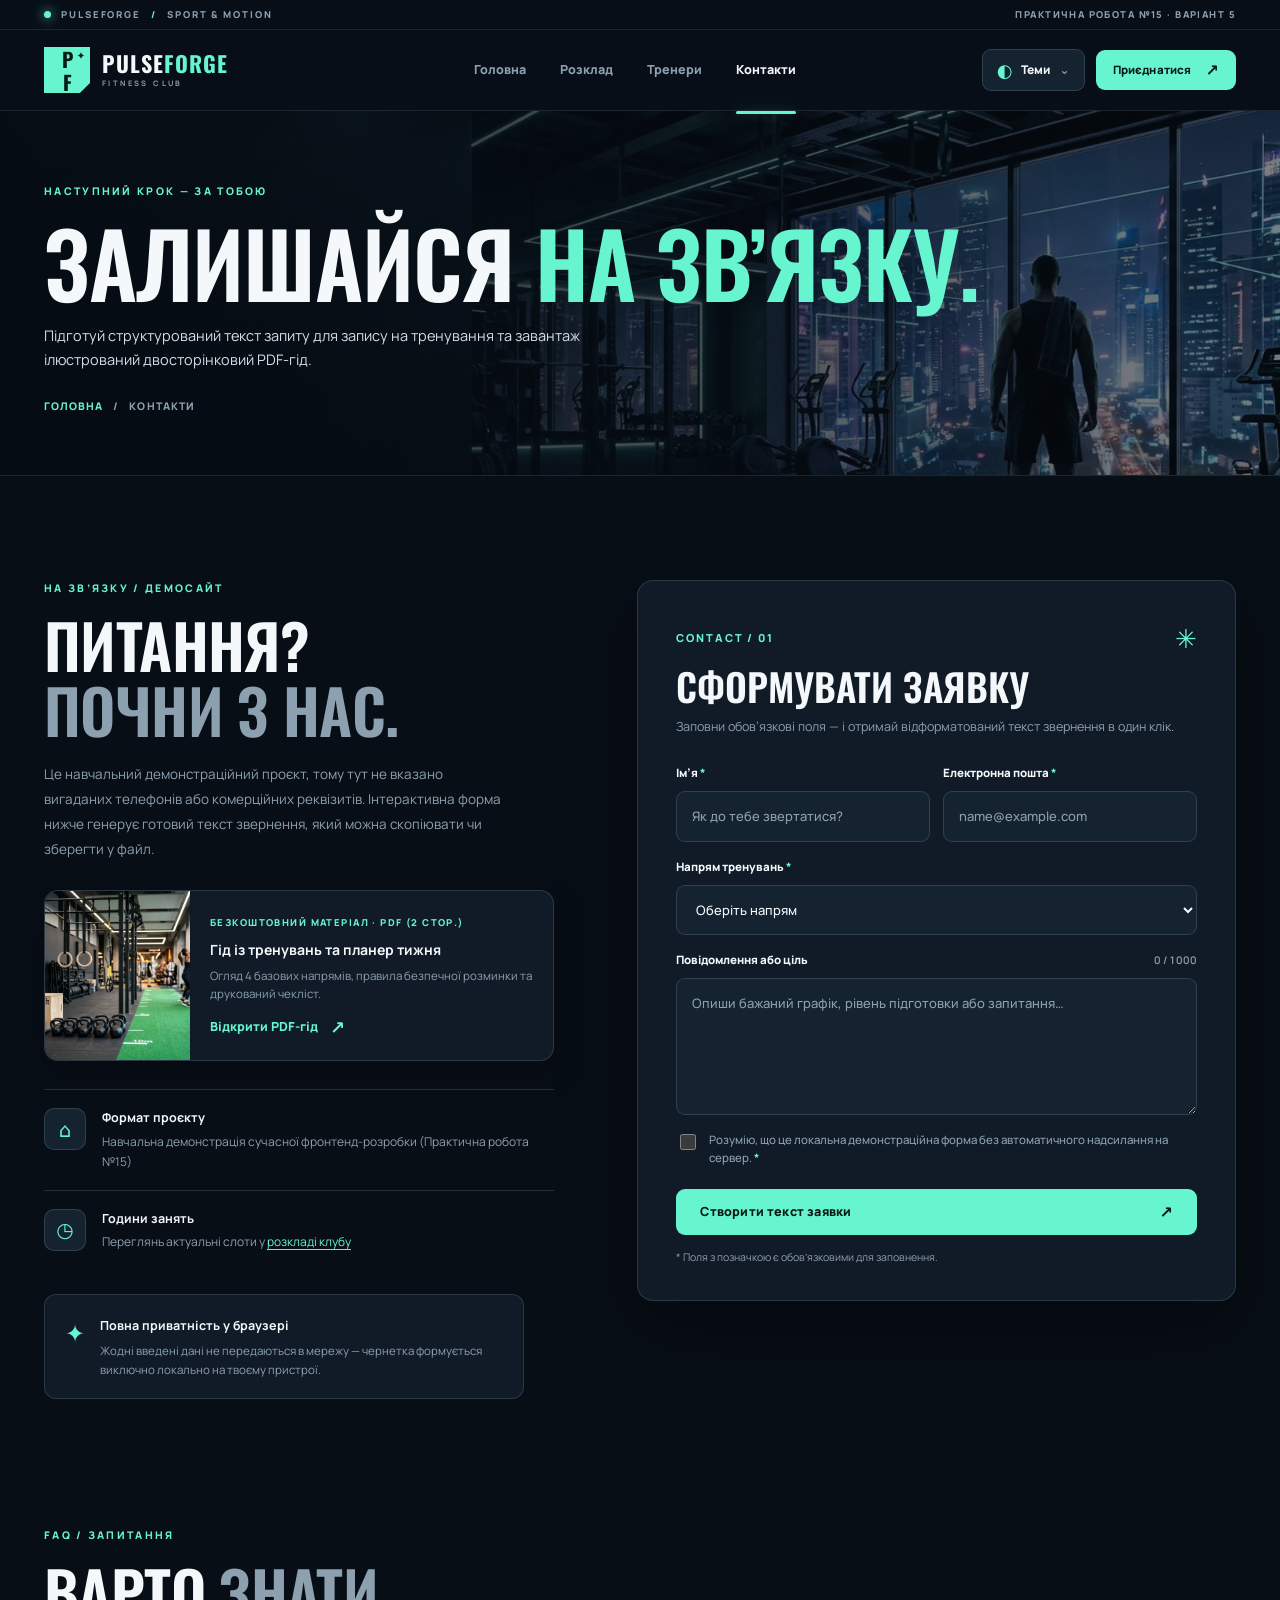
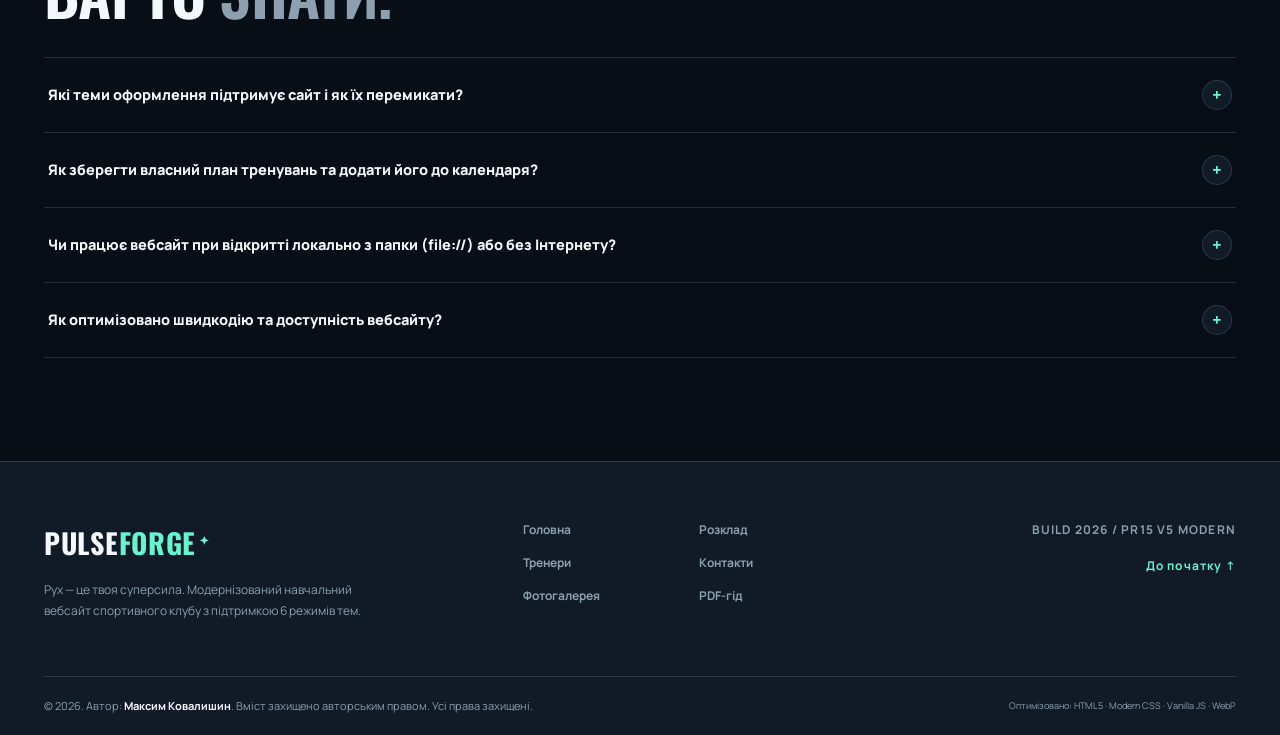
<file: contacts.html>
<!DOCTYPE html>
<html lang="uk" data-theme="night">
<head>
  <meta charset="UTF-8">
  <meta name="viewport" content="width=device-width, initial-scale=1">
  <meta name="theme-color" content="#080e16">
  <meta name="description" content="Сформуйте текст заявки на тренування у PULSEFORGE та завантажте двосторінковий PDF-гід із тренувань. Локальна форма без передавання даних на сервер.">
  <meta name="author" content="Максим Ковалишин">
  <meta property="og:title" content="Контакти та заявка | PULSEFORGE">
  <meta property="og:description" content="Конструктор тексту заявки на тренування та PDF-гід із тренувань і відновлення.">
  <meta property="og:type" content="website">
  <meta property="og:image" content="PULSEFORGE_theme_preview.jpg">
  <title>Контакти | PULSEFORGE</title>
  <link rel="icon" type="image/svg+xml" href="favicon.svg">
  <link rel="preconnect" href="https://fonts.googleapis.com">
  <link rel="preconnect" href="https://fonts.gstatic.com" crossorigin>
  <link rel="stylesheet" href="https://fonts.googleapis.com/css2?family=Manrope:wght@400;500;600;700;800&family=Oswald:wght@500;600;700&display=swap">
  <link rel="stylesheet" href="style.css">
  <script>try{const m=localStorage.getItem('pf-theme-v1')||'night',r=m==='auto'?(matchMedia('(prefers-color-scheme: light)').matches?'day':'night'):m;if(['night','ember','forest','ocean','day'].includes(r))document.documentElement.dataset.theme=r;}catch(e){}</script>
  <script src="script.js" defer></script>
</head>
<body data-page="contacts">
  <a class="skip-link" href="#main">Перейти до вмісту</a>
  <div class="site-shell">
    <header class="site-header" id="top">
      <div class="topline">
        <span class="signal-dot"></span> PULSEFORGE <span class="topline-sep">/</span> SPORT &amp; MOTION
        <span class="topline-right">ПРАКТИЧНА РОБОТА №15 · ВАРІАНТ 5</span>
      </div>
      <div class="nav-shell container">
        <a class="logo" href="index.html" aria-label="PULSEFORGE, головна">
          <span class="logo-glyph">P<span>F</span><b>✦</b></span>
          <span class="logo-word">PULSE<span>FORGE</span><small>FITNESS CLUB</small></span>
        </a>
        <button class="mobile-toggle" id="mobileToggle" type="button" aria-label="Відкрити меню" aria-controls="mainNav" aria-expanded="false">
          <span></span><span></span><span></span>
        </button>
        <nav class="main-nav" id="mainNav" aria-label="Основна навігація">
          <a href="index.html">Головна</a>
          <a href="schedule.html">Розклад</a>
          <a href="coaches.html">Тренери</a>
          <a href="contacts.html" aria-current="page">Контакти</a>
        </nav>
        <div class="nav-actions">
          <button class="theme-trigger" id="themeTrigger" type="button" aria-controls="themePanel" aria-expanded="false">
            <span class="theme-palette" aria-hidden="true">◐</span>
            <span>Теми</span>
            <span class="chev" aria-hidden="true">⌄</span>
          </button>
          <a class="button button-small button-primary nav-cta" href="contacts.html#request">Приєднатися <span aria-hidden="true">↗</span></a>
        </div>
      </div>

      <div class="theme-panel" id="themePanel" hidden>
        <div class="theme-panel-top">
          <b>Обери атмосферу клубу</b>
          <span class="theme-panel-hint">Alt + T</span>
          <button type="button" class="close-minimal" id="themeClose" aria-label="Закрити вибір тем">×</button>
        </div>
        <div class="theme-choices">
          <button class="theme-choice" type="button" data-theme-choice="night" aria-label="Тема Cyber Night">
            <img src="images/thumb-night.webp" width="400" height="200" alt="" loading="lazy" decoding="async">
            <span class="theme-choice-meta"><i class="theme-swatch" style="background:#66f5ce"></i><span>Cyber Night</span></span>
            <small>Неон / темна</small>
          </button>
          <button class="theme-choice" type="button" data-theme-choice="ember" aria-label="Тема Solar Rush">
            <img src="images/thumb-ember.webp" width="400" height="200" alt="" loading="lazy" decoding="async">
            <span class="theme-choice-meta"><i class="theme-swatch" style="background:#ffb36a"></i><span>Solar Rush</span></span>
            <small>Енергія / бурштинова</small>
          </button>
          <button class="theme-choice" type="button" data-theme-choice="forest" aria-label="Тема Forest Motion">
            <img src="images/thumb-forest.webp" width="400" height="200" alt="" loading="lazy" decoding="async">
            <span class="theme-choice-meta"><i class="theme-swatch" style="background:#9ef29b"></i><span>Forest Motion</span></span>
            <small>Біофілія / смарагдова</small>
          </button>
          <button class="theme-choice" type="button" data-theme-choice="ocean" aria-label="Тема Arctic Pulse">
            <img src="images/thumb-ocean.webp" width="400" height="200" alt="" loading="lazy" decoding="async">
            <span class="theme-choice-meta"><i class="theme-swatch" style="background:#5cc8ff"></i><span>Arctic Pulse</span></span>
            <small>Техно / крижана синя</small>
          </button>
          <button class="theme-choice" type="button" data-theme-choice="day" aria-label="Тема Light Studio">
            <img src="images/thumb-day.webp" width="400" height="200" alt="" loading="lazy" decoding="async">
            <span class="theme-choice-meta"><i class="theme-swatch" style="background:#28664e"></i><span>Light Studio</span></span>
            <small>Мінімалізм / світла</small>
          </button>
          <button class="theme-choice" type="button" data-theme-choice="auto" aria-label="Системна тема Auto Sync">
            <img src="images/thumb-auto.webp" width="400" height="200" alt="" loading="lazy" decoding="async">
            <span class="theme-choice-meta"><i class="theme-swatch" style="background:linear-gradient(135deg,#66f5ce,#f6f5ef)"></i><span>Auto Sync</span></span>
            <small>Адаптація до ОС</small>
          </button>
        </div>
        <p class="theme-note">
          <span>Кожна тема змінює палітру та фонову фотографію простору.</span>
          <span>Зберігається локально</span>
        </p>
      </div>
    </header>

    <main id="main">
      <section class="page-hero">
        <div class="page-hero-image"></div>
        <div class="container page-hero-inside">
          <div class="section-kicker">НАСТУПНИЙ КРОК — ЗА ТОБОЮ</div>
          <h1>Залишайся <em>на зв’язку.</em></h1>
          <p>Підготуй структурований текст запиту для запису на тренування та завантаж ілюстрований двосторінковий PDF-гід.</p>
          <div class="crumbs"><a href="index.html">Головна</a><span>/</span> Контакти</div>
        </div>
      </section>

      <section class="section container contacts-section" data-reveal>
        <div class="contact-layout">
          <div>
            <div class="section-kicker">НА ЗВ’ЯЗКУ / ДЕМОСАЙТ</div>
            <h2>Питання?<br><span class="muted">Почни з нас.</span></h2>
            <p class="contact-intro">Це навчальний демонстраційний проєкт, тому тут не вказано вигаданих телефонів або комерційних реквізитів. Інтерактивна форма нижче генерує готовий текст звернення, який можна скопіювати чи зберегти у файл.</p>

            <div class="guide-preview-card">
              <img src="images/program-functional-sm.webp" width="640" height="480" loading="lazy" decoding="async" alt="Прев'ю навчального PDF-гіда PULSEFORGE">
              <div class="guide-preview-body">
                <small>БЕЗКОШТОВНИЙ МАТЕРІАЛ · PDF (2 СТОР.)</small>
                <strong>Гід із тренувань та планер тижня</strong>
                <p>Огляд 4 базових напрямів, правила безпечної розминки та друкований чекліст.</p>
                <a class="text-link" href="docs/training-guide.pdf" target="_blank" rel="noopener">Відкрити PDF-гід <span aria-hidden="true">↗</span></a>
              </div>
            </div>

            <div class="contact-info-list">
              <div class="contact-info-item">
                <span class="info-icon" aria-hidden="true">⌂</span>
                <div>
                  <b>Формат проєкту</b>
                  <span>Навчальна демонстрація сучасної фронтенд-розробки (Практична робота №15)</span>
                </div>
              </div>
              <div class="contact-info-item">
                <span class="info-icon" aria-hidden="true">◷</span>
                <div>
                  <b>Години занять</b>
                  <span>Переглянь актуальні слоти у <a href="schedule.html">розкладі клубу</a></span>
                </div>
              </div>
            </div>

            <div class="privacy-card">
              <span aria-hidden="true">✦</span>
              <div>
                <strong>Повна приватність у браузері</strong>
                <p>Жодні введені дані не передаються в мережу — чернетка формується виключно локально на твоєму пристрої.</p>
              </div>
            </div>
          </div>

          <div class="request-card" id="request">
            <div class="request-head">
              <span class="form-kicker">CONTACT / 01</span>
              <span class="request-deco" aria-hidden="true">✳</span>
            </div>
            <h3>Сформувати заявку</h3>
            <p>Заповни обов’язкові поля — і отримай відформатований текст звернення в один клік.</p>

            <form id="contactForm" novalidate>
              <div class="form-row">
                <label for="contactName">
                  <span>Ім’я <span class="req">*</span></span>
                  <input id="contactName" name="name" autocomplete="name" minlength="2" maxlength="80" required placeholder="Як до тебе звертатися?">
                </label>
                <label for="contactReply">
                  <span>Електронна пошта <span class="req">*</span></span>
                  <input type="email" id="contactReply" name="email" autocomplete="email" maxlength="120" required placeholder="name@example.com">
                </label>
              </div>

              <label for="contactCategory">
                <span>Напрям тренувань <span class="req">*</span></span>
                <select id="contactCategory" name="category" required>
                  <option value="" selected disabled>Оберіть напрям</option>
                  <option>Силові тренування</option>
                  <option>Кардіо та HIIT</option>
                  <option>Функціональний тренінг</option>
                  <option>Баланс і мобільність</option>
                  <option>Потрібна індивідуальна консультація</option>
                </select>
              </label>

              <label for="contactMessage">
                <span class="label-row">
                  <span>Повідомлення або ціль</span>
                  <span class="char-count" id="charCount">0 / 1000</span>
                </span>
                <textarea id="contactMessage" name="message" rows="5" maxlength="1000" placeholder="Опиши бажаний графік, рівень підготовки або запитання…"></textarea>
              </label>

              <label class="check-line">
                <input type="checkbox" id="contactConsent" required>
                <span>Розумію, що це локальна демонстраційна форма без автоматичного надсилання на сервер. <b>*</b></span>
              </label>

              <button type="submit" class="button button-primary button-submit">
                Створити текст заявки <span aria-hidden="true">↗</span>
              </button>
              <p class="form-footnote">* Поля з позначкою є обов’язковими для заповнення.</p>
            </form>

            <div id="draftArea" class="draft-area" hidden>
              <h4>Готовий текст звернення</h4>
              <textarea id="draftText" readonly rows="9" aria-label="Сформований текст заявки"></textarea>
              <div class="draft-actions">
                <button type="button" class="button button-primary" id="copyDraft">Скопіювати</button>
                <button type="button" class="button button-outline" id="downloadDraft">Зберегти .txt</button>
                <button type="button" class="button button-quiet" id="resetDraft">Очистити</button>
              </div>
            </div>
          </div>
        </div>
      </section>

      <section class="section container faq-section section-lazy" data-reveal>
        <div class="section-head compact">
          <div>
            <div class="section-kicker">FAQ / ЗАПИТАННЯ</div>
            <h2>Варто <span class="muted">знати.</span></h2>
          </div>
        </div>

        <div class="faq-list">
          <details>
            <summary>Які теми оформлення підтримує сайт і як їх перемикати? <span>+</span></summary>
            <p>Натисни кнопку «Теми» у шапці сайту або скористайся комбінацією клавіш <code>Alt + T</code>. Доступні 5 авторських фотографічних тем (Cyber Night, Solar Rush, Forest Motion, Arctic Pulse, Light Studio) та режим <strong>Auto Sync</strong>, який автоматично синхронізується зі світлою чи темною темою твоєї операційної системи.</p>
          </details>
          <details>
            <summary>Як зберегти власний план тренувань та додати його до календаря? <span>+</span></summary>
            <p>На сторінці «Розклад» натискай зірочку ★ біля потрібних занять — вони додадуться до вкладки «Мій план». Ти можеш завантажити як окреме тренування, так і весь свій план одним файлом <code>.ics</code> для імпорту в Google Calendar, Apple Calendar або Outlook.</p>
          </details>
          <details>
            <summary>Чи працює вебсайт при відкритті локально з папки (file://) або без Інтернету? <span>+</span></summary>
            <p>Так! Усі зображення оптимізовані у форматі WebP локально, а скрипти написані на чистому Vanilla JavaScript без серверних запитів, тому всі сторінки, таймер, галерея, теми та розклад повноцінно працюють навіть при відкритті напряму з диска.</p>
          </details>
          <details>
            <summary>Як оптимізовано швидкодію та доступність вебсайту? <span>+</span></summary>
            <p>Усунено блокуючі CSS-імпорти, впроваджено адаптивні зображення <code>srcset</code>/<code>sizes</code> у форматі WebP, ліниве завантаження <code>loading="lazy"</code>, <code>content-visibility: auto</code>, плавні переходи View Transitions API, повну клавіатурну навігацію та підтримку <code>prefers-reduced-motion</code>.</p>
          </details>
        </div>
      </section>
    </main>

    <footer class="site-footer">
      <div class="container">
        <div class="footer-main">
          <div>
            <a class="footer-brand" href="index.html">PULSE<span>FORGE</span><sup>✦</sup></a>
            <p>Рух — це твоя суперсила. Модернізований навчальний вебсайт спортивного клубу з підтримкою 6 режимів тем.</p>
          </div>
          <div class="footer-links">
            <a href="index.html">Головна</a>
            <a href="schedule.html">Розклад</a>
            <a href="coaches.html">Тренери</a>
            <a href="contacts.html">Контакти</a>
            <a href="index.html#gallery">Фотогалерея</a>
            <a href="docs/training-guide.pdf" target="_blank" rel="noopener">PDF-гід</a>
          </div>
          <div class="footer-social">
            <span>BUILD 2026 / PR15 V5 MODERN</span>
            <a href="#top">До початку ↑</a>
          </div>
        </div>
        <div class="footer-bottom">
          <p>© 2026. Автор: <strong>Максим Ковалишин</strong>. Вміст захищено авторським правом. Усі права захищені.</p>
          <small>Оптимізовано: HTML5 · Modern CSS · Vanilla JS · WebP</small>
        </div>
      </div>
    </footer>
  </div>

  <button class="back-top" id="backTop" type="button" aria-label="Повернутися нагору">↑</button>
  <div class="toast" id="toast" role="status" aria-live="polite"></div>
</body>
</html>
</file>
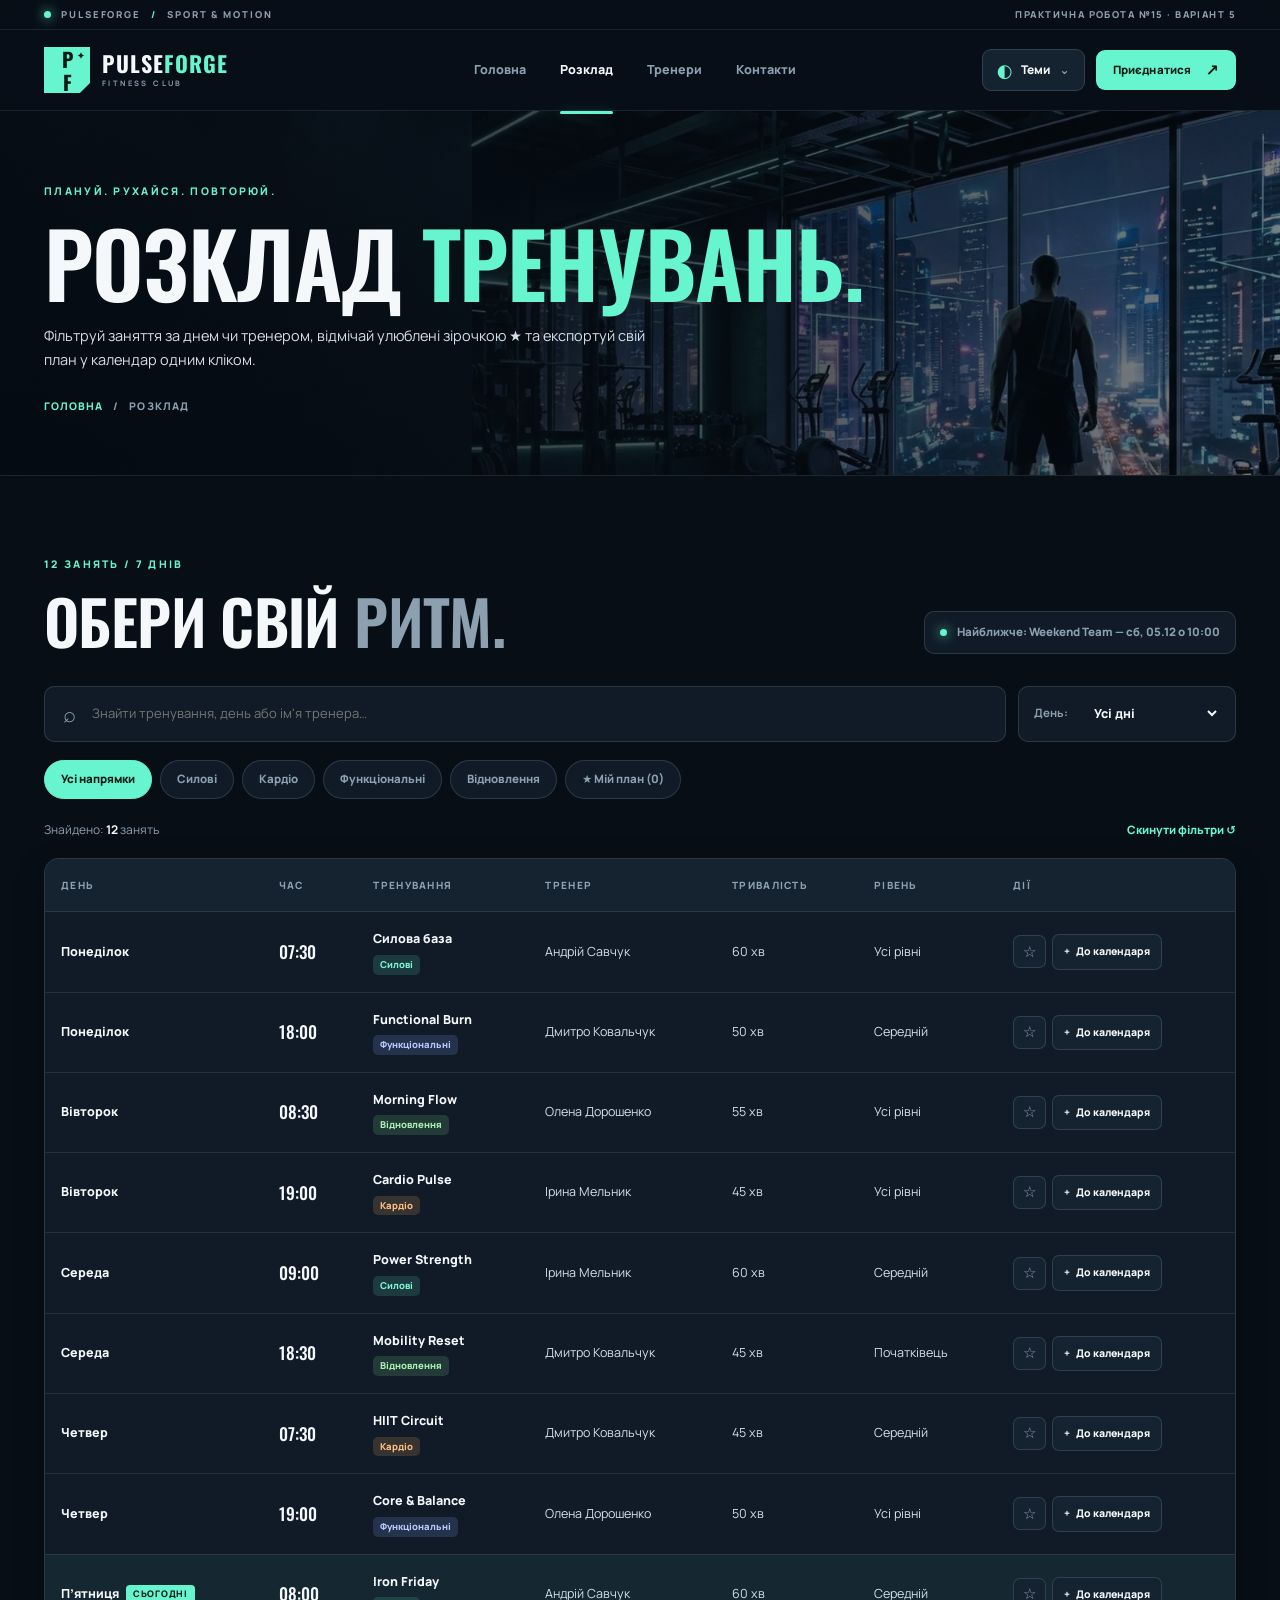
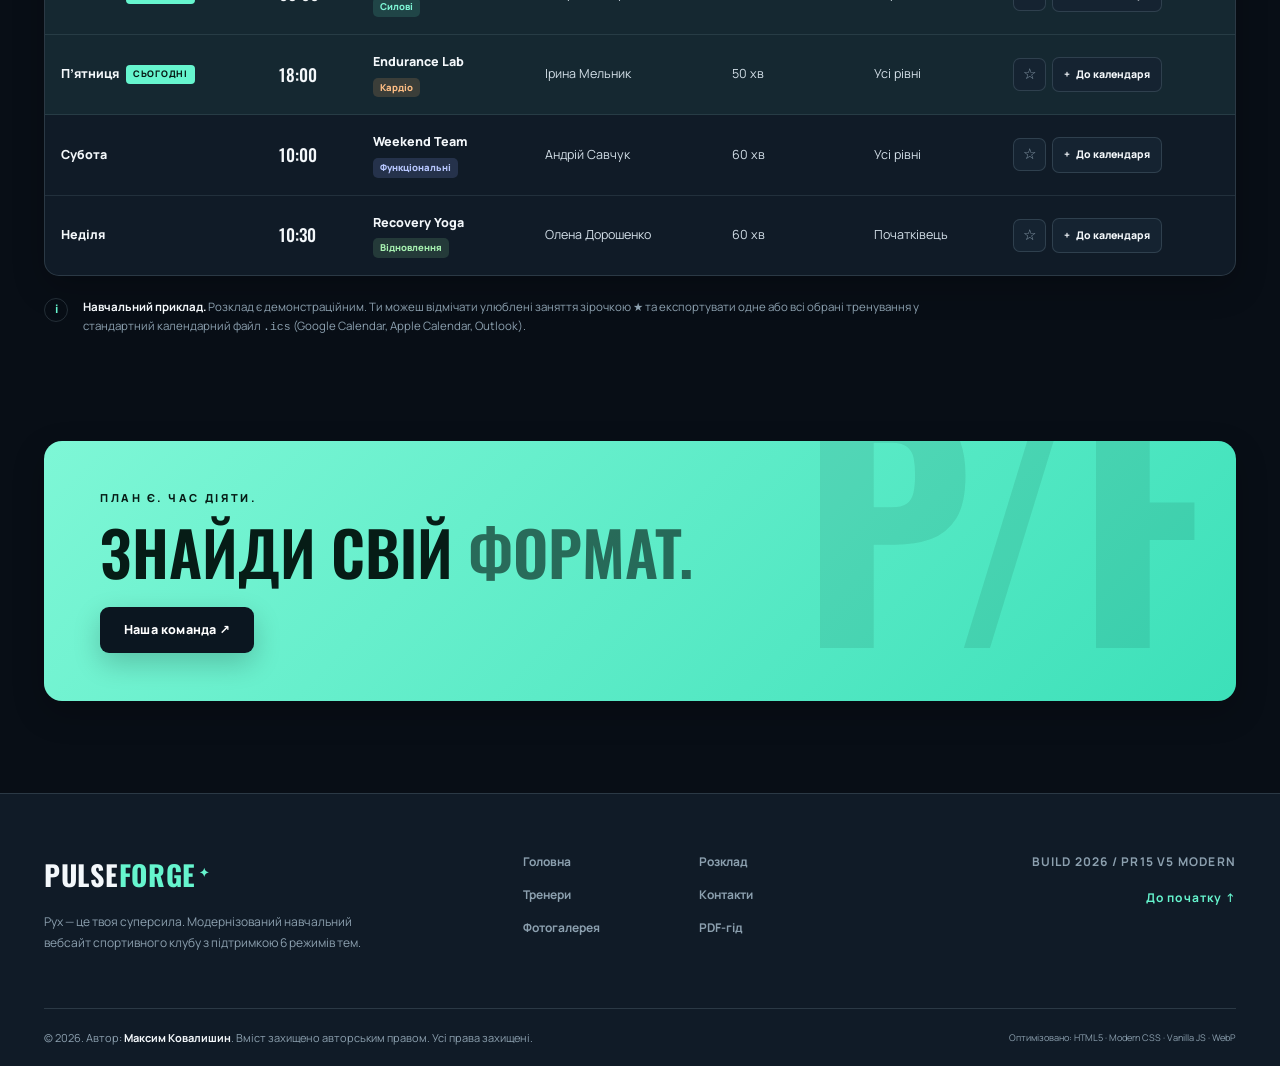
<file: schedule.html>
<!DOCTYPE html>
<html lang="uk" data-theme="night">
<head>
  <meta charset="UTF-8">
  <meta name="viewport" content="width=device-width, initial-scale=1">
  <meta name="theme-color" content="#080e16">
  <meta name="description" content="Демонстраційний розклад силових, кардіо, функціональних та відновлювальних занять PULSEFORGE. Живі фільтри, збереження обраного та експорт у календар .ics.">
  <meta name="author" content="Максим Ковалишин">
  <meta property="og:title" content="Розклад тренувань | PULSEFORGE">
  <meta property="og:description" content="Обирай день, напрям, зберігай улюблені тренування та експортуй у календар .ics.">
  <meta property="og:type" content="website">
  <meta property="og:image" content="PULSEFORGE_theme_preview.jpg">
  <title>Розклад тренувань | PULSEFORGE</title>
  <link rel="icon" type="image/svg+xml" href="favicon.svg">
  <link rel="preconnect" href="https://fonts.googleapis.com">
  <link rel="preconnect" href="https://fonts.gstatic.com" crossorigin>
  <link rel="stylesheet" href="https://fonts.googleapis.com/css2?family=Manrope:wght@400;500;600;700;800&family=Oswald:wght@500;600;700&display=swap">
  <link rel="stylesheet" href="style.css">
  <script>try{const m=localStorage.getItem('pf-theme-v1')||'night',r=m==='auto'?(matchMedia('(prefers-color-scheme: light)').matches?'day':'night'):m;if(['night','ember','forest','ocean','day'].includes(r))document.documentElement.dataset.theme=r;}catch(e){}</script>
  <script src="script.js" defer></script>
</head>
<body data-page="schedule">
  <a class="skip-link" href="#main">Перейти до вмісту</a>
  <div class="site-shell">
    <header class="site-header" id="top">
      <div class="topline">
        <span class="signal-dot"></span> PULSEFORGE <span class="topline-sep">/</span> SPORT &amp; MOTION
        <span class="topline-right">ПРАКТИЧНА РОБОТА №15 · ВАРІАНТ 5</span>
      </div>
      <div class="nav-shell container">
        <a class="logo" href="index.html" aria-label="PULSEFORGE, головна">
          <span class="logo-glyph">P<span>F</span><b>✦</b></span>
          <span class="logo-word">PULSE<span>FORGE</span><small>FITNESS CLUB</small></span>
        </a>
        <button class="mobile-toggle" id="mobileToggle" type="button" aria-label="Відкрити меню" aria-controls="mainNav" aria-expanded="false">
          <span></span><span></span><span></span>
        </button>
        <nav class="main-nav" id="mainNav" aria-label="Основна навігація">
          <a href="index.html">Головна</a>
          <a href="schedule.html" aria-current="page">Розклад</a>
          <a href="coaches.html">Тренери</a>
          <a href="contacts.html">Контакти</a>
        </nav>
        <div class="nav-actions">
          <button class="theme-trigger" id="themeTrigger" type="button" aria-controls="themePanel" aria-expanded="false">
            <span class="theme-palette" aria-hidden="true">◐</span>
            <span>Теми</span>
            <span class="chev" aria-hidden="true">⌄</span>
          </button>
          <a class="button button-small button-primary nav-cta" href="contacts.html#request">Приєднатися <span aria-hidden="true">↗</span></a>
        </div>
      </div>

      <div class="theme-panel" id="themePanel" hidden>
        <div class="theme-panel-top">
          <b>Обери атмосферу клубу</b>
          <span class="theme-panel-hint">Alt + T</span>
          <button type="button" class="close-minimal" id="themeClose" aria-label="Закрити вибір тем">×</button>
        </div>
        <div class="theme-choices">
          <button class="theme-choice" type="button" data-theme-choice="night" aria-label="Тема Cyber Night">
            <img src="images/thumb-night.webp" width="400" height="200" alt="" loading="lazy" decoding="async">
            <span class="theme-choice-meta"><i class="theme-swatch" style="background:#66f5ce"></i><span>Cyber Night</span></span>
            <small>Неон / темна</small>
          </button>
          <button class="theme-choice" type="button" data-theme-choice="ember" aria-label="Тема Solar Rush">
            <img src="images/thumb-ember.webp" width="400" height="200" alt="" loading="lazy" decoding="async">
            <span class="theme-choice-meta"><i class="theme-swatch" style="background:#ffb36a"></i><span>Solar Rush</span></span>
            <small>Енергія / бурштинова</small>
          </button>
          <button class="theme-choice" type="button" data-theme-choice="forest" aria-label="Тема Forest Motion">
            <img src="images/thumb-forest.webp" width="400" height="200" alt="" loading="lazy" decoding="async">
            <span class="theme-choice-meta"><i class="theme-swatch" style="background:#9ef29b"></i><span>Forest Motion</span></span>
            <small>Біофілія / смарагдова</small>
          </button>
          <button class="theme-choice" type="button" data-theme-choice="ocean" aria-label="Тема Arctic Pulse">
            <img src="images/thumb-ocean.webp" width="400" height="200" alt="" loading="lazy" decoding="async">
            <span class="theme-choice-meta"><i class="theme-swatch" style="background:#5cc8ff"></i><span>Arctic Pulse</span></span>
            <small>Техно / крижана синя</small>
          </button>
          <button class="theme-choice" type="button" data-theme-choice="day" aria-label="Тема Light Studio">
            <img src="images/thumb-day.webp" width="400" height="200" alt="" loading="lazy" decoding="async">
            <span class="theme-choice-meta"><i class="theme-swatch" style="background:#28664e"></i><span>Light Studio</span></span>
            <small>Мінімалізм / світла</small>
          </button>
          <button class="theme-choice" type="button" data-theme-choice="auto" aria-label="Системна тема Auto Sync">
            <img src="images/thumb-auto.webp" width="400" height="200" alt="" loading="lazy" decoding="async">
            <span class="theme-choice-meta"><i class="theme-swatch" style="background:linear-gradient(135deg,#66f5ce,#f6f5ef)"></i><span>Auto Sync</span></span>
            <small>Адаптація до ОС</small>
          </button>
        </div>
        <p class="theme-note">
          <span>Кожна тема змінює палітру та фонову фотографію простору.</span>
          <span>Зберігається локально</span>
        </p>
      </div>
    </header>

    <main id="main">
      <section class="page-hero">
        <div class="page-hero-image"></div>
        <div class="container page-hero-inside">
          <div class="section-kicker">ПЛАНУЙ. РУХАЙСЯ. ПОВТОРЮЙ.</div>
          <h1>Розклад <em>тренувань.</em></h1>
          <p>Фільтруй заняття за днем чи тренером, відмічай улюблені зірочкою ★ та експортуй свій план у календар одним кліком.</p>
          <div class="crumbs"><a href="index.html">Головна</a><span>/</span> Розклад</div>
        </div>
      </section>

      <section class="section container schedule-section" data-reveal>
        <div class="section-head compact">
          <div>
            <div class="section-kicker">12 ЗАНЯТЬ / 7 ДНІВ</div>
            <h2>Обери свій <span class="muted">ритм.</span></h2>
          </div>
          <div class="schedule-hint">
            <span class="signal-dot"></span>
            <span id="nextTraining">Пошук найближчого заняття…</span>
          </div>
        </div>

        <div class="filter-panel">
          <label class="search-field">
            <span aria-hidden="true">⌕</span>
            <input type="search" id="scheduleSearch" autocomplete="off" placeholder="Знайти тренування, день або ім'я тренера…" aria-label="Пошук занять">
          </label>
          <label class="day-field">
            <span>День:</span>
            <select id="dayFilter">
              <option value="all">Усі дні</option>
              <option value="mon">Понеділок</option>
              <option value="tue">Вівторок</option>
              <option value="wed">Середа</option>
              <option value="thu">Четвер</option>
              <option value="fri">П’ятниця</option>
              <option value="sat">Субота</option>
              <option value="sun">Неділя</option>
            </select>
          </label>
        </div>

        <div class="filter-chips" role="group" aria-label="Фільтр за напрямом">
          <button class="filter-chip active" type="button" data-filter="all">Усі напрямки</button>
          <button class="filter-chip" type="button" data-filter="strength">Силові</button>
          <button class="filter-chip" type="button" data-filter="cardio">Кардіо</button>
          <button class="filter-chip" type="button" data-filter="functional">Функціональні</button>
          <button class="filter-chip" type="button" data-filter="mind">Відновлення</button>
          <button class="filter-chip" type="button" data-filter="saved">★ Мій план (<span id="savedCount">0</span>)</button>
        </div>

        <div class="table-summary">
          <p>Знайдено: <strong id="resultsCount">12</strong> занять</p>
          <div class="summary-actions">
            <button class="text-button" type="button" id="exportSavedIcs" hidden>↓ Експортувати мій план (.ics)</button>
            <button class="text-button" type="button" id="clearFilters">Скинути фільтри ↺</button>
          </div>
        </div>

        <div class="table-shell">
          <table class="schedule-table">
            <thead>
              <tr>
                <th scope="col">День</th>
                <th scope="col">Час</th>
                <th scope="col">Тренування</th>
                <th scope="col">Тренер</th>
                <th scope="col">Тривалість</th>
                <th scope="col">Рівень</th>
                <th scope="col">Дії</th>
              </tr>
            </thead>
            <tbody id="scheduleBody">
              <tr data-day="mon" data-category="strength" data-search="силова база андрій савчук понеділок силові">
                <td data-label="День"><span class="day-name">Понеділок</span></td>
                <td data-label="Час"><strong class="time-name">07:30</strong></td>
                <td data-label="Тренування"><span class="class-title">Силова база</span><span class="tag tag-strength">Силові</span></td>
                <td data-label="Тренер">Андрій Савчук</td>
                <td data-label="Тривалість">60 хв</td>
                <td data-label="Рівень">Усі рівні</td>
                <td data-label="Дії">
                  <div class="row-actions">
                    <button class="save-star" type="button" data-save="0" aria-pressed="false" aria-label="Зберегти Силова база">☆</button>
                    <button class="tiny-button" type="button" data-calendar="0" aria-label="Додати Силова база до календаря">+ <span>До календаря</span></button>
                  </div>
                </td>
              </tr>
              <tr data-day="mon" data-category="functional" data-search="functional burn дмитро ковальчук понеділок функціональні">
                <td data-label="День"><span class="day-name">Понеділок</span></td>
                <td data-label="Час"><strong class="time-name">18:00</strong></td>
                <td data-label="Тренування"><span class="class-title">Functional Burn</span><span class="tag tag-functional">Функціональні</span></td>
                <td data-label="Тренер">Дмитро Ковальчук</td>
                <td data-label="Тривалість">50 хв</td>
                <td data-label="Рівень">Середній</td>
                <td data-label="Дії">
                  <div class="row-actions">
                    <button class="save-star" type="button" data-save="1" aria-pressed="false" aria-label="Зберегти Functional Burn">☆</button>
                    <button class="tiny-button" type="button" data-calendar="1" aria-label="Додати Functional Burn до календаря">+ <span>До календаря</span></button>
                  </div>
                </td>
              </tr>
              <tr data-day="tue" data-category="mind" data-search="morning flow олена дорошенко вівторок відновлення">
                <td data-label="День"><span class="day-name">Вівторок</span></td>
                <td data-label="Час"><strong class="time-name">08:30</strong></td>
                <td data-label="Тренування"><span class="class-title">Morning Flow</span><span class="tag tag-mind">Відновлення</span></td>
                <td data-label="Тренер">Олена Дорошенко</td>
                <td data-label="Тривалість">55 хв</td>
                <td data-label="Рівень">Усі рівні</td>
                <td data-label="Дії">
                  <div class="row-actions">
                    <button class="save-star" type="button" data-save="2" aria-pressed="false" aria-label="Зберегти Morning Flow">☆</button>
                    <button class="tiny-button" type="button" data-calendar="2" aria-label="Додати Morning Flow до календаря">+ <span>До календаря</span></button>
                  </div>
                </td>
              </tr>
              <tr data-day="tue" data-category="cardio" data-search="cardio pulse ірина мельник вівторок кардіо">
                <td data-label="День"><span class="day-name">Вівторок</span></td>
                <td data-label="Час"><strong class="time-name">19:00</strong></td>
                <td data-label="Тренування"><span class="class-title">Cardio Pulse</span><span class="tag tag-cardio">Кардіо</span></td>
                <td data-label="Тренер">Ірина Мельник</td>
                <td data-label="Тривалість">45 хв</td>
                <td data-label="Рівень">Усі рівні</td>
                <td data-label="Дії">
                  <div class="row-actions">
                    <button class="save-star" type="button" data-save="3" aria-pressed="false" aria-label="Зберегти Cardio Pulse">☆</button>
                    <button class="tiny-button" type="button" data-calendar="3" aria-label="Додати Cardio Pulse до календаря">+ <span>До календаря</span></button>
                  </div>
                </td>
              </tr>
              <tr data-day="wed" data-category="strength" data-search="power strength ірина мельник середа силові">
                <td data-label="День"><span class="day-name">Середа</span></td>
                <td data-label="Час"><strong class="time-name">09:00</strong></td>
                <td data-label="Тренування"><span class="class-title">Power Strength</span><span class="tag tag-strength">Силові</span></td>
                <td data-label="Тренер">Ірина Мельник</td>
                <td data-label="Тривалість">60 хв</td>
                <td data-label="Рівень">Середній</td>
                <td data-label="Дії">
                  <div class="row-actions">
                    <button class="save-star" type="button" data-save="4" aria-pressed="false" aria-label="Зберегти Power Strength">☆</button>
                    <button class="tiny-button" type="button" data-calendar="4" aria-label="Додати Power Strength до календаря">+ <span>До календаря</span></button>
                  </div>
                </td>
              </tr>
              <tr data-day="wed" data-category="mind" data-search="mobility reset дмитро ковальчук середа відновлення">
                <td data-label="День"><span class="day-name">Середа</span></td>
                <td data-label="Час"><strong class="time-name">18:30</strong></td>
                <td data-label="Тренування"><span class="class-title">Mobility Reset</span><span class="tag tag-mind">Відновлення</span></td>
                <td data-label="Тренер">Дмитро Ковальчук</td>
                <td data-label="Тривалість">45 хв</td>
                <td data-label="Рівень">Початківець</td>
                <td data-label="Дії">
                  <div class="row-actions">
                    <button class="save-star" type="button" data-save="5" aria-pressed="false" aria-label="Зберегти Mobility Reset">☆</button>
                    <button class="tiny-button" type="button" data-calendar="5" aria-label="Додати Mobility Reset до календаря">+ <span>До календаря</span></button>
                  </div>
                </td>
              </tr>
              <tr data-day="thu" data-category="cardio" data-search="hiit circuit дмитро ковальчук четвер кардіо">
                <td data-label="День"><span class="day-name">Четвер</span></td>
                <td data-label="Час"><strong class="time-name">07:30</strong></td>
                <td data-label="Тренування"><span class="class-title">HIIT Circuit</span><span class="tag tag-cardio">Кардіо</span></td>
                <td data-label="Тренер">Дмитро Ковальчук</td>
                <td data-label="Тривалість">45 хв</td>
                <td data-label="Рівень">Середній</td>
                <td data-label="Дії">
                  <div class="row-actions">
                    <button class="save-star" type="button" data-save="6" aria-pressed="false" aria-label="Зберегти HIIT Circuit">☆</button>
                    <button class="tiny-button" type="button" data-calendar="6" aria-label="Додати HIIT Circuit до календаря">+ <span>До календаря</span></button>
                  </div>
                </td>
              </tr>
              <tr data-day="thu" data-category="functional" data-search="core &amp; balance олена дорошенко четвер функціональні">
                <td data-label="День"><span class="day-name">Четвер</span></td>
                <td data-label="Час"><strong class="time-name">19:00</strong></td>
                <td data-label="Тренування"><span class="class-title">Core &amp; Balance</span><span class="tag tag-functional">Функціональні</span></td>
                <td data-label="Тренер">Олена Дорошенко</td>
                <td data-label="Тривалість">50 хв</td>
                <td data-label="Рівень">Усі рівні</td>
                <td data-label="Дії">
                  <div class="row-actions">
                    <button class="save-star" type="button" data-save="7" aria-pressed="false" aria-label="Зберегти Core &amp; Balance">☆</button>
                    <button class="tiny-button" type="button" data-calendar="7" aria-label="Додати Core &amp; Balance до календаря">+ <span>До календаря</span></button>
                  </div>
                </td>
              </tr>
              <tr data-day="fri" data-category="strength" data-search="iron friday андрій савчук п’ятниця п'ятниця силові">
                <td data-label="День"><span class="day-name">П’ятниця</span></td>
                <td data-label="Час"><strong class="time-name">08:00</strong></td>
                <td data-label="Тренування"><span class="class-title">Iron Friday</span><span class="tag tag-strength">Силові</span></td>
                <td data-label="Тренер">Андрій Савчук</td>
                <td data-label="Тривалість">60 хв</td>
                <td data-label="Рівень">Середній</td>
                <td data-label="Дії">
                  <div class="row-actions">
                    <button class="save-star" type="button" data-save="8" aria-pressed="false" aria-label="Зберегти Iron Friday">☆</button>
                    <button class="tiny-button" type="button" data-calendar="8" aria-label="Додати Iron Friday до календаря">+ <span>До календаря</span></button>
                  </div>
                </td>
              </tr>
              <tr data-day="fri" data-category="cardio" data-search="endurance lab ірина мельник п’ятниця п'ятниця кардіо">
                <td data-label="День"><span class="day-name">П’ятниця</span></td>
                <td data-label="Час"><strong class="time-name">18:00</strong></td>
                <td data-label="Тренування"><span class="class-title">Endurance Lab</span><span class="tag tag-cardio">Кардіо</span></td>
                <td data-label="Тренер">Ірина Мельник</td>
                <td data-label="Тривалість">50 хв</td>
                <td data-label="Рівень">Усі рівні</td>
                <td data-label="Дії">
                  <div class="row-actions">
                    <button class="save-star" type="button" data-save="9" aria-pressed="false" aria-label="Зберегти Endurance Lab">☆</button>
                    <button class="tiny-button" type="button" data-calendar="9" aria-label="Додати Endurance Lab до календаря">+ <span>До календаря</span></button>
                  </div>
                </td>
              </tr>
              <tr data-day="sat" data-category="functional" data-search="weekend team андрій савчук субота функціональні">
                <td data-label="День"><span class="day-name">Субота</span></td>
                <td data-label="Час"><strong class="time-name">10:00</strong></td>
                <td data-label="Тренування"><span class="class-title">Weekend Team</span><span class="tag tag-functional">Функціональні</span></td>
                <td data-label="Тренер">Андрій Савчук</td>
                <td data-label="Тривалість">60 хв</td>
                <td data-label="Рівень">Усі рівні</td>
                <td data-label="Дії">
                  <div class="row-actions">
                    <button class="save-star" type="button" data-save="10" aria-pressed="false" aria-label="Зберегти Weekend Team">☆</button>
                    <button class="tiny-button" type="button" data-calendar="10" aria-label="Додати Weekend Team до календаря">+ <span>До календаря</span></button>
                  </div>
                </td>
              </tr>
              <tr data-day="sun" data-category="mind" data-search="recovery yoga олена дорошенко неділя відновлення">
                <td data-label="День"><span class="day-name">Неділя</span></td>
                <td data-label="Час"><strong class="time-name">10:30</strong></td>
                <td data-label="Тренування"><span class="class-title">Recovery Yoga</span><span class="tag tag-mind">Відновлення</span></td>
                <td data-label="Тренер">Олена Дорошенко</td>
                <td data-label="Тривалість">60 хв</td>
                <td data-label="Рівень">Початківець</td>
                <td data-label="Дії">
                  <div class="row-actions">
                    <button class="save-star" type="button" data-save="11" aria-pressed="false" aria-label="Зберегти Recovery Yoga">☆</button>
                    <button class="tiny-button" type="button" data-calendar="11" aria-label="Додати Recovery Yoga до календаря">+ <span>До календаря</span></button>
                  </div>
                </td>
              </tr>
            </tbody>
          </table>

          <div class="empty-state" id="scheduleEmpty" hidden>
            <span>⌕</span>
            <h3>Занять за цим запитом не знайдено</h3>
            <p>Спробуй змінити день, категорію або очистити пошуковий фільтр.</p>
          </div>
        </div>

        <div class="schedule-footnote">
          <span>i</span>
          <p><strong>Навчальний приклад.</strong> Розклад є демонстраційним. Ти можеш відмічати улюблені заняття зірочкою ★ та експортувати одне або всі обрані тренування у стандартний календарний файл <code>.ics</code> (Google Calendar, Apple Calendar, Outlook).</p>
        </div>
      </section>

      <section class="cta-band container" data-reveal>
        <span class="cta-band-kicker">ПЛАН Є. ЧАС ДІЯТИ.</span>
        <h2>Знайди свій <em>формат.</em></h2>
        <a class="button button-dark" href="coaches.html">Наша команда ↗</a>
      </section>
    </main>

    <footer class="site-footer">
      <div class="container">
        <div class="footer-main">
          <div>
            <a class="footer-brand" href="index.html">PULSE<span>FORGE</span><sup>✦</sup></a>
            <p>Рух — це твоя суперсила. Модернізований навчальний вебсайт спортивного клубу з підтримкою 6 режимів тем.</p>
          </div>
          <div class="footer-links">
            <a href="index.html">Головна</a>
            <a href="schedule.html">Розклад</a>
            <a href="coaches.html">Тренери</a>
            <a href="contacts.html">Контакти</a>
            <a href="index.html#gallery">Фотогалерея</a>
            <a href="docs/training-guide.pdf" target="_blank" rel="noopener">PDF-гід</a>
          </div>
          <div class="footer-social">
            <span>BUILD 2026 / PR15 V5 MODERN</span>
            <a href="#top">До початку ↑</a>
          </div>
        </div>
        <div class="footer-bottom">
          <p>© 2026. Автор: <strong>Максим Ковалишин</strong>. Вміст захищено авторським правом. Усі права захищені.</p>
          <small>Оптимізовано: HTML5 · Modern CSS · Vanilla JS · WebP</small>
        </div>
      </div>
    </footer>
  </div>

  <button class="back-top" id="backTop" type="button" aria-label="Повернутися нагору">↑</button>
  <div class="toast" id="toast" role="status" aria-live="polite"></div>
</body>
</html>
</file>
<file: style.css>
/* ==========================================================================
   PULSEFORGE — Практична робота №15, варіант 5 (Модернізована версія)
   Автор: Максим Ковалишин, 2026.
   Оптимізований CSS: теми оформлення, адаптивна сітка, галерея, доступність.
   ========================================================================== */

:root,
html[data-theme="night"] {
  --bg: #080e16;
  --bg-elevated: #0d1622;
  --surface: #101b27;
  --surface-alt: #152331;
  --surface-soft: #1b2c3d;
  --glass: rgba(13, 23, 34, 0.76);
  --glass-strong: rgba(8, 15, 23, 0.88);
  --text: #f4f8fb;
  --text-soft: #d3dfe8;
  --muted: #8ca0af;
  --accent: #66f5ce;
  --accent-deep: #17b999;
  --accent-text: #061914;
  --accent-glow: rgba(102, 245, 206, 0.24);
  --border: rgba(196, 228, 238, 0.15);
  --line: rgba(196, 228, 238, 0.10);
  --hero-divider: rgba(255, 255, 255, 0.18);
  --hero-side: rgba(255, 255, 255, 0.68);
  --shadow: 0 24px 72px rgba(0, 0, 0, 0.36);
  --shadow-sm: 0 12px 32px rgba(0, 0, 0, 0.22);
  --hero-image: url("images/theme-night.webp");
  --hero-shade: linear-gradient(90deg, rgba(6, 11, 19, 0.94) 0%, rgba(6, 11, 19, 0.78) 38%, rgba(6, 11, 19, 0.18) 88%);
  --page-shade: linear-gradient(90deg, rgba(6, 12, 20, 0.93) 0%, rgba(7, 15, 23, 0.52) 100%);
  --cta-bg: linear-gradient(135deg, #7ef7d6 0%, #3ce0b9 100%);
  --cta-foreground: #061c16;
  --tag-strength-bg: rgba(102, 245, 206, 0.14);
  --tag-strength-fg: #7df5d4;
  --tag-cardio-bg: rgba(255, 174, 102, 0.16);
  --tag-cardio-fg: #ffbe84;
  --tag-func-bg: rgba(142, 168, 255, 0.17);
  --tag-func-fg: #b8c7ff;
  --tag-mind-bg: rgba(146, 236, 158, 0.15);
  --tag-mind-fg: #a6f0b0;
  color-scheme: dark;
}

html[data-theme="ember"] {
  --bg: #130c0b;
  --bg-elevated: #1b110f;
  --surface: #211614;
  --surface-alt: #2b1c19;
  --surface-soft: #35231e;
  --glass: rgba(28, 17, 14, 0.78);
  --glass-strong: rgba(20, 12, 10, 0.90);
  --text: #fff7f0;
  --text-soft: #eddcd1;
  --muted: #b69f93;
  --accent: #ffb36a;
  --accent-deep: #ef7b38;
  --accent-text: #241105;
  --accent-glow: rgba(255, 179, 106, 0.25);
  --border: rgba(255, 218, 188, 0.16);
  --line: rgba(255, 218, 188, 0.11);
  --hero-divider: rgba(255, 236, 220, 0.20);
  --hero-side: rgba(255, 238, 224, 0.70);
  --shadow: 0 24px 72px rgba(0, 0, 0, 0.42);
  --hero-image: url("images/theme-ember.webp");
  --hero-shade: linear-gradient(90deg, rgba(22, 11, 7, 0.94) 0%, rgba(22, 11, 7, 0.78) 38%, rgba(22, 11, 7, 0.16) 88%);
  --page-shade: linear-gradient(90deg, rgba(24, 12, 7, 0.93) 0%, rgba(26, 14, 8, 0.48) 100%);
  --cta-bg: linear-gradient(135deg, #ffc180 0%, #f58e49 100%);
  --cta-foreground: #261005;
  color-scheme: dark;
}

html[data-theme="forest"] {
  --bg: #07120d;
  --bg-elevated: #0d1c15;
  --surface: #11231a;
  --surface-alt: #172e23;
  --surface-soft: #1f3b2d;
  --glass: rgba(14, 29, 21, 0.78);
  --glass-strong: rgba(8, 19, 14, 0.90);
  --text: #f2fff6;
  --text-soft: #d1ead9;
  --muted: #92b09c;
  --accent: #9ef29b;
  --accent-deep: #4bc47f;
  --accent-text: #0c2310;
  --accent-glow: rgba(158, 242, 155, 0.23);
  --border: rgba(195, 242, 206, 0.15);
  --line: rgba(190, 235, 200, 0.11);
  --hero-divider: rgba(220, 255, 230, 0.19);
  --hero-side: rgba(230, 255, 236, 0.70);
  --shadow: 0 24px 72px rgba(0, 0, 0, 0.38);
  --hero-image: url("images/theme-forest.webp");
  --hero-shade: linear-gradient(90deg, rgba(6, 18, 12, 0.94) 0%, rgba(6, 18, 12, 0.75) 38%, rgba(6, 18, 12, 0.16) 88%);
  --page-shade: linear-gradient(90deg, rgba(7, 20, 12, 0.92) 0%, rgba(8, 21, 13, 0.48) 100%);
  --cta-bg: linear-gradient(135deg, #abfa9e 0%, #5cd489 100%);
  --cta-foreground: #0b2412;
  color-scheme: dark;
}

html[data-theme="ocean"] {
  --bg: #060d18;
  --bg-elevated: #0a1526;
  --surface: #0e1c30;
  --surface-alt: #142640;
  --surface-soft: #1b3252;
  --glass: rgba(11, 23, 41, 0.78);
  --glass-strong: rgba(6, 14, 26, 0.90);
  --text: #f3f8ff;
  --text-soft: #d1e1f5;
  --muted: #88a2c0;
  --accent: #5cc8ff;
  --accent-deep: #1c8fe6;
  --accent-text: #041729;
  --accent-glow: rgba(92, 200, 255, 0.26);
  --border: rgba(168, 214, 255, 0.16);
  --line: rgba(168, 214, 255, 0.11);
  --hero-divider: rgba(200, 228, 255, 0.20);
  --hero-side: rgba(215, 236, 255, 0.72);
  --shadow: 0 24px 72px rgba(0, 0, 0, 0.42);
  --hero-image: url("images/theme-ocean.webp");
  --hero-shade: linear-gradient(90deg, rgba(5, 11, 23, 0.95) 0%, rgba(5, 12, 25, 0.78) 38%, rgba(5, 12, 25, 0.16) 88%);
  --page-shade: linear-gradient(90deg, rgba(5, 12, 24, 0.93) 0%, rgba(7, 16, 32, 0.50) 100%);
  --cta-bg: linear-gradient(135deg, #7ad4ff 0%, #33a3f5 100%);
  --cta-foreground: #04182b;
  color-scheme: dark;
}

html[data-theme="day"] {
  --bg: #f6f5ef;
  --bg-elevated: #fcfbf7;
  --surface: #ffffff;
  --surface-alt: #eef0e8;
  --surface-soft: #e3e7dc;
  --glass: rgba(255, 255, 252, 0.82);
  --glass-strong: rgba(250, 249, 244, 0.93);
  --text: #152b24;
  --text-soft: #314940;
  --muted: #5c7065;
  --accent: #28664e;
  --accent-deep: #1d4f3b;
  --accent-text: #ffffff;
  --accent-glow: rgba(40, 102, 78, 0.18);
  --border: rgba(31, 77, 57, 0.16);
  --line: rgba(31, 77, 57, 0.10);
  --hero-divider: rgba(21, 43, 36, 0.18);
  --hero-side: rgba(21, 43, 36, 0.65);
  --shadow: 0 20px 60px rgba(26, 62, 46, 0.10);
  --shadow-sm: 0 10px 26px rgba(26, 62, 46, 0.07);
  --hero-image: url("images/theme-day.webp");
  --hero-shade: linear-gradient(90deg, rgba(248, 246, 238, 0.96) 0%, rgba(248, 246, 238, 0.84) 40%, rgba(248, 246, 238, 0.08) 90%);
  --page-shade: linear-gradient(90deg, rgba(250, 248, 240, 0.95) 0%, rgba(250, 248, 240, 0.52) 100%);
  --cta-bg: linear-gradient(135deg, #2d6f56 0%, #1e523e 100%);
  --cta-foreground: #ffffff;
  --tag-strength-bg: rgba(29, 122, 98, 0.13);
  --tag-strength-fg: #155e4b;
  --tag-cardio-bg: rgba(196, 93, 22, 0.13);
  --tag-cardio-fg: #9c4408;
  --tag-func-bg: rgba(67, 85, 176, 0.13);
  --tag-func-fg: #2f4099;
  --tag-mind-bg: rgba(44, 122, 66, 0.14);
  --tag-mind-fg: #1d6131;
  color-scheme: light;
}

/* View Transitions API smooth cross-fade on theme switch */
::view-transition-old(root),
::view-transition-new(root) {
  animation-duration: 0.32s;
  animation-timing-function: cubic-bezier(0.22, 1, 0.36, 1);
}

/* Base & Reset */
*,
*::before,
*::after {
  box-sizing: border-box;
}

html {
  scroll-behavior: smooth;
  -webkit-text-size-adjust: 100%;
}

body {
  margin: 0;
  background: var(--bg);
  color: var(--text);
  font-family: "Manrope", system-ui, -apple-system, "Segoe UI", Roboto, Arial, sans-serif;
  font-size: 15px;
  line-height: 1.65;
  overflow-x: hidden;
  transition: background-color 0.3s ease, color 0.3s ease;
}

a {
  color: inherit;
  text-decoration: none;
}

button,
input,
textarea,
select {
  font: inherit;
}

button {
  cursor: pointer;
}

button:disabled {
  opacity: 0.45;
  cursor: not-allowed;
}

img {
  max-width: 100%;
  height: auto;
  display: block;
}

h1, h2, h3, h4, p {
  margin-top: 0;
}

h1, h2, h3 {
  line-height: 1.08;
  font-weight: 800;
}

::selection {
  background: var(--accent);
  color: var(--accent-text);
}

:focus-visible {
  outline: 2px solid var(--accent);
  outline-offset: 3px;
}

main {
  min-height: 62vh;
}

.container {
  width: min(1360px, calc(100% - 88px));
  margin-inline: auto;
}

.skip-link {
  position: fixed;
  z-index: 250;
  top: -120px;
  left: 20px;
  background: var(--accent);
  color: var(--accent-text);
  padding: 12px 18px;
  border-radius: 10px;
  font-weight: 800;
  box-shadow: var(--shadow-sm);
  transition: top 0.2s ease;
}

.skip-link:focus {
  top: 14px;
}

/* Scroll Reveal Animations (Progressive Enhancement) */
html.js-ready [data-reveal] {
  opacity: 0;
  transform: translateY(22px);
  transition: opacity 0.55s cubic-bezier(0.22, 1, 0.36, 1), transform 0.55s cubic-bezier(0.22, 1, 0.36, 1);
}

html.js-ready [data-reveal].is-revealed {
  opacity: 1;
  transform: translateY(0);
}

/* ==========================================================================
   Header, Navigation & Theme Switcher
   ========================================================================== */
.site-header {
  position: sticky;
  top: 0;
  z-index: 95;
  background: var(--glass-strong);
  backdrop-filter: blur(18px) saturate(150%);
  -webkit-backdrop-filter: blur(18px) saturate(150%);
  border-bottom: 1px solid var(--line);
  transition: box-shadow 0.25s ease, background-color 0.25s ease;
}

.site-header.is-scrolled {
  box-shadow: var(--shadow-sm);
}

.topline {
  height: 30px;
  border-bottom: 1px solid var(--line);
  display: flex;
  align-items: center;
  padding: 0 max(44px, calc((100vw - 1360px) / 2));
  gap: 10px;
  color: var(--muted);
  font-size: 9.5px;
  letter-spacing: 0.2em;
  font-weight: 800;
  text-transform: uppercase;
}

.signal-dot,
.pulse-dot {
  display: inline-block;
  flex: 0 0 auto;
  width: 7px;
  height: 7px;
  border-radius: 50%;
  background: var(--accent);
  box-shadow: 0 0 12px var(--accent);
  animation: dot-pulse 2.4s ease-in-out infinite;
}

@keyframes dot-pulse {
  0%, 100% { transform: scale(1); opacity: 1; }
  50% { transform: scale(1.28); opacity: 0.72; }
}

.topline-sep {
  color: var(--accent);
}

.topline-right {
  margin-left: auto;
  letter-spacing: 0.15em;
}

.nav-shell {
  height: 80px;
  display: flex;
  align-items: center;
  justify-content: space-between;
  gap: 20px;
}

.logo {
  display: flex;
  gap: 12px;
  align-items: center;
  min-width: 245px;
}

.logo-glyph {
  height: 46px;
  width: 46px;
  position: relative;
  display: grid;
  place-items: center;
  background: var(--accent);
  color: var(--accent-text);
  font-family: "Oswald", "Arial Narrow", sans-serif;
  font-weight: 700;
  font-size: 20px;
  line-height: 1;
  clip-path: polygon(0% 0%, 100% 0%, 100% 78%, 78% 100%, 0 100%);
  transition: transform 0.25s ease;
}

.logo:hover .logo-glyph {
  transform: scale(1.05);
}

.logo-glyph b {
  position: absolute;
  top: 4px;
  right: 5px;
  font-size: 9px;
}

.logo-word {
  font-family: "Oswald", "Arial Narrow", sans-serif;
  font-size: 22px;
  line-height: 1.03;
  font-weight: 700;
  letter-spacing: 0.045em;
}

.logo-word > span,
.footer-brand > span {
  color: var(--accent);
}

.logo-word small {
  display: block;
  font-family: "Manrope", sans-serif;
  color: var(--muted);
  font-size: 7.5px;
  letter-spacing: 0.32em;
  margin-top: 6px;
}

.main-nav {
  display: flex;
  align-items: center;
  gap: 34px;
  margin: auto;
}

.main-nav a {
  position: relative;
  padding: 8px 0;
  color: var(--muted);
  font-size: 12.5px;
  font-weight: 800;
  white-space: nowrap;
  transition: color 0.2s ease;
}

.main-nav a:hover,
.main-nav a[aria-current="page"] {
  color: var(--text);
}

.main-nav a[aria-current="page"]::after {
  content: "";
  position: absolute;
  height: 3px;
  background: var(--accent);
  bottom: -26px;
  left: 0;
  right: 0;
  border-radius: 4px;
  box-shadow: 0 0 12px var(--accent-glow);
}

.nav-actions {
  display: flex;
  align-items: center;
  gap: 11px;
}

.theme-trigger {
  display: inline-flex;
  align-items: center;
  gap: 9px;
  padding: 10px 14px;
  color: var(--text);
  background: var(--surface-alt);
  border: 1px solid var(--border);
  border-radius: 9px;
  font-size: 12px;
  font-weight: 800;
  transition: border-color 0.2s ease, background-color 0.2s ease, transform 0.2s ease;
}

.theme-trigger:hover,
.theme-trigger[aria-expanded="true"] {
  border-color: var(--accent);
  background: var(--surface-soft);
}

.theme-palette {
  font-size: 18px;
  line-height: 1;
  color: var(--accent);
}

.chev {
  color: var(--muted);
  transition: transform 0.2s ease;
}

.theme-trigger[aria-expanded="true"] .chev {
  transform: rotate(180deg);
}

/* Buttons */
.button {
  display: inline-flex;
  align-items: center;
  justify-content: center;
  gap: 14px;
  border: 1px solid transparent;
  border-radius: 9px;
  padding: 14px 23px;
  font-size: 12.5px;
  font-weight: 800;
  letter-spacing: 0.015em;
  line-height: 1.3;
  transition: transform 0.22s ease, background-color 0.22s ease, border-color 0.22s ease, box-shadow 0.22s ease;
  white-space: nowrap;
}

.button:hover {
  transform: translateY(-2px);
}

.button span {
  font-size: 16px;
  line-height: 1;
}

.button-primary {
  background: var(--accent);
  color: var(--accent-text);
}

.button-primary:hover {
  box-shadow: 0 12px 28px var(--accent-glow);
}

.button-outline {
  background: var(--glass);
  backdrop-filter: blur(8px);
  color: var(--text);
  border-color: var(--border);
}

.button-outline:hover {
  border-color: var(--accent);
}

.button-small {
  padding: 11px 16px;
  font-size: 11.5px;
}

.button-large {
  padding: 17px 26px;
  font-size: 12.5px;
}

.button-dark {
  background: #0b1620;
  color: #ffffff;
  box-shadow: 0 10px 28px rgba(0, 0, 0, 0.2);
}

.button-dark:hover {
  background: #122332;
}

.button-quiet {
  background: var(--surface-alt);
  color: var(--text);
  border-color: var(--border);
}

.button-quiet:hover {
  border-color: var(--accent);
}

.mobile-toggle {
  display: none;
}

/* Theme Panel Dropdown */
.theme-panel {
  position: absolute;
  z-index: 120;
  right: max(44px, calc((100vw - 1360px) / 2));
  top: 104px;
  width: min(560px, calc(100vw - 28px));
  padding: 20px;
  border: 1px solid var(--border);
  border-radius: 16px;
  background: var(--surface);
  box-shadow: var(--shadow);
  animation: panel-pop 0.2s cubic-bezier(0.22, 1, 0.36, 1);
}

@keyframes panel-pop {
  from { opacity: 0; transform: translateY(-8px) scale(0.98); }
  to { opacity: 1; transform: translateY(0) scale(1); }
}

.theme-panel[hidden] {
  display: none;
}

.theme-panel-top {
  display: flex;
  align-items: center;
  justify-content: space-between;
  gap: 12px;
  margin-bottom: 14px;
}

.theme-panel-top b {
  font-size: 14px;
}

.theme-panel-hint {
  font-size: 10px;
  color: var(--muted);
  border: 1px solid var(--border);
  border-radius: 6px;
  padding: 3px 8px;
  margin-left: auto;
  font-weight: 700;
}

.close-minimal {
  background: var(--surface-alt);
  border: 1px solid var(--border);
  color: var(--text);
  border-radius: 8px;
  width: 30px;
  height: 30px;
  font-size: 20px;
  line-height: 1;
  display: grid;
  place-items: center;
  transition: border-color 0.2s ease;
}

.close-minimal:hover {
  border-color: var(--accent);
}

.theme-choices {
  display: grid;
  grid-template-columns: repeat(3, minmax(0, 1fr));
  gap: 10px;
}

.theme-choice {
  position: relative;
  border: 2px solid var(--border);
  background: var(--surface-alt);
  padding: 6px 6px 10px;
  color: var(--text);
  text-align: left;
  border-radius: 12px;
  overflow: hidden;
  transition: border-color 0.2s ease, transform 0.2s ease, box-shadow 0.2s ease;
}

.theme-choice:hover {
  transform: translateY(-2px);
  border-color: color-mix(in srgb, var(--accent) 55%, var(--border));
}

.theme-choice[aria-pressed="true"] {
  border-color: var(--accent);
  box-shadow: 0 8px 22px var(--accent-glow);
}

.theme-choice[aria-pressed="true"]::after {
  content: "✓";
  position: absolute;
  top: 11px;
  right: 11px;
  width: 21px;
  height: 21px;
  border-radius: 50%;
  background: var(--accent);
  color: var(--accent-text);
  font-size: 11px;
  font-weight: 800;
  display: grid;
  place-items: center;
  box-shadow: 0 4px 10px rgba(0, 0, 0, 0.3);
}

.theme-choice img {
  width: 100%;
  aspect-ratio: 2 / 1;
  object-fit: cover;
  border-radius: 7px;
  margin-bottom: 8px;
  transition: transform 0.35s ease;
}

.theme-choice:hover img {
  transform: scale(1.04);
}

.theme-choice-meta {
  display: flex;
  align-items: center;
  gap: 6px;
  padding: 0 5px;
}

.theme-swatch {
  width: 8px;
  height: 8px;
  border-radius: 50%;
  flex: none;
}

.theme-choice span {
  font-weight: 800;
  font-size: 11.5px;
  line-height: 1.2;
}

.theme-choice small {
  display: block;
  padding: 2px 5px 0;
  color: var(--muted);
  font-size: 9.5px;
}

.theme-note {
  font-size: 10.5px;
  color: var(--muted);
  margin: 12px 0 0;
  display: flex;
  justify-content: space-between;
  align-items: center;
  gap: 8px;
}

/* ==========================================================================
   Home Hero & Quick Theme Bar
   ========================================================================== */
.hero {
  position: relative;
  min-height: min(740px, calc(100svh - 110px));
  isolation: isolate;
  overflow: hidden;
  display: flex;
  flex-direction: column;
  justify-content: space-between;
}

.hero-backdrop,
.page-hero-image {
  position: absolute;
  inset: 0;
  z-index: -1;
  background-image: var(--hero-shade), var(--hero-image);
  background-position: center, center 42%;
  background-size: cover;
  transition: background-image 0.35s ease;
}

.hero-backdrop::after {
  content: "";
  position: absolute;
  inset: 0;
  background: linear-gradient(0deg, var(--bg) 0%, transparent 24%);
  opacity: 0.72;
}

.hero-content {
  flex: 1;
  min-height: 570px;
  display: flex;
  align-items: center;
  position: relative;
}

.hero-copy {
  width: min(670px, 66%);
  padding: 64px 0 68px;
}

.eyebrow,
.section-kicker {
  display: flex;
  align-items: center;
  gap: 12px;
  color: var(--accent);
  font-size: 10.5px;
  letter-spacing: 0.22em;
  font-weight: 800;
  text-transform: uppercase;
}

.eyebrow-line {
  height: 1px;
  width: 26px;
  background: var(--accent);
}

.hero h1 {
  font-family: "Oswald", "Arial Narrow", sans-serif;
  font-weight: 600;
  font-size: clamp(64px, 7.6vw, 118px);
  line-height: 1.01;
  letter-spacing: -0.015em;
  text-transform: uppercase;
  margin: 20px 0 24px;
  max-width: 760px;
}

.hero h1 em,
.page-hero h1 em {
  font-style: normal;
  color: var(--accent);
}

.hero-copy > p {
  font-size: 16px;
  color: var(--text-soft);
  max-width: 520px;
  line-height: 1.8;
}

.hero-cta {
  display: flex;
  align-items: center;
  flex-wrap: wrap;
  gap: 13px;
  margin-top: 32px;
}

/* Quick Hero Theme Switcher Pills */
.hero-theme-dock {
  margin-top: 34px;
  display: inline-flex;
  align-items: center;
  flex-wrap: wrap;
  gap: 8px;
  padding: 7px 11px;
  border-radius: 50px;
  background: var(--glass);
  backdrop-filter: blur(12px);
  border: 1px solid var(--border);
}

.hero-theme-label {
  font-size: 10px;
  font-weight: 800;
  letter-spacing: 0.12em;
  text-transform: uppercase;
  color: var(--muted);
  padding: 0 6px;
}

.hero-theme-pill {
  display: inline-flex;
  align-items: center;
  gap: 6px;
  padding: 5px 11px;
  border-radius: 30px;
  border: 1px solid transparent;
  background: transparent;
  color: var(--text-soft);
  font-size: 11px;
  font-weight: 700;
  transition: background-color 0.2s ease, border-color 0.2s ease, color 0.2s ease;
}

.hero-theme-pill:hover {
  background: var(--surface-alt);
  color: var(--text);
}

.hero-theme-pill[aria-pressed="true"] {
  background: var(--accent);
  color: var(--accent-text);
  font-weight: 800;
}

.hero-theme-pill i {
  width: 8px;
  height: 8px;
  border-radius: 50%;
  display: inline-block;
}

.hero-side-label {
  position: absolute;
  right: 0;
  top: 44%;
  writing-mode: vertical-rl;
  font-size: 10px;
  letter-spacing: 0.28em;
  color: var(--hero-side);
  font-weight: 800;
}

.hero-bottom {
  display: flex;
  align-items: center;
  gap: 36px;
  justify-content: space-between;
  min-height: 92px;
  padding-block: 14px;
  border-top: 1px solid var(--hero-divider);
  position: relative;
  z-index: 1;
}

.hero-index {
  font-size: 12px;
  font-weight: 800;
  letter-spacing: 0.14em;
}

.hero-index span {
  color: var(--accent);
  margin: 0 8px;
}

.hero-counters {
  display: flex;
  gap: 54px;
}

.hero-counters > div {
  display: flex;
  align-items: baseline;
  gap: 9px;
}

.hero-counters strong {
  font-family: "Oswald", sans-serif;
  font-size: 32px;
  line-height: 1;
}

.hero-counters span {
  font-size: 10.5px;
  color: var(--text-soft);
  text-transform: uppercase;
  letter-spacing: 0.07em;
  font-weight: 700;
}

.hero-scroll {
  font-size: 10px;
  letter-spacing: 0.17em;
  font-weight: 800;
  display: flex;
  gap: 12px;
  align-items: center;
}

.hero-scroll span {
  font-size: 20px;
  color: var(--accent);
}

/* Marquee Ticker */
.ticker {
  overflow: hidden;
  background: var(--accent);
  color: var(--accent-text);
  padding: 11px 0;
  white-space: nowrap;
  font-family: "Oswald", sans-serif;
  font-size: 15px;
  font-weight: 600;
  letter-spacing: 0.18em;
}

.ticker > div {
  display: inline-block;
  min-width: max-content;
  animation: ticker-drift 28s linear infinite;
}

.ticker span {
  margin: 0 32px;
  opacity: 0.65;
}

@keyframes ticker-drift {
  from { transform: translateX(0); }
  to { transform: translateX(-50%); }
}

/* ==========================================================================
   Shared Sections & 4-Card Program Grid
   ========================================================================== */
.section {
  padding-block: 104px;
}

.section-lazy {
  content-visibility: auto;
  contain-intrinsic-size: auto 640px;
}

.section-head {
  display: flex;
  align-items: flex-end;
  justify-content: space-between;
  gap: 40px;
  margin-bottom: 42px;
}

.section-head > div {
  max-width: 720px;
}

.section-head h2,
.about-strip h2,
.contact-layout h2,
.faq-section h2 {
  font-family: "Oswald", "Arial Narrow", sans-serif;
  font-size: clamp(42px, 4.8vw, 68px);
  text-transform: uppercase;
  font-weight: 600;
  line-height: 1.05;
  letter-spacing: -0.01em;
  margin: 16px 0 0;
}

.muted {
  color: var(--muted);
}

.section-head > p {
  max-width: 380px;
  color: var(--muted);
  font-size: 13.5px;
  line-height: 1.85;
  margin: 0 0 6px;
}

/* 4-Column Training Programs */
.program-grid {
  display: grid;
  grid-template-columns: repeat(4, minmax(0, 1fr));
  gap: 18px;
}

.program-card {
  position: relative;
  height: 430px;
  border-radius: 15px;
  overflow: hidden;
  background: #0d1821;
  color: #ffffff;
  border: 1px solid var(--border);
  isolation: isolate;
  display: flex;
  flex-direction: column;
  justify-content: space-between;
  transition: transform 0.3s cubic-bezier(0.22, 1, 0.36, 1), border-color 0.3s ease, box-shadow 0.3s ease;
}

.program-card:hover {
  transform: translateY(-8px);
  border-color: var(--accent);
  box-shadow: 0 22px 48px rgba(0, 0, 0, 0.32);
}

.program-media {
  position: absolute;
  inset: 0;
  z-index: -1;
}

.program-media::after {
  content: "";
  position: absolute;
  inset: 0;
  background: linear-gradient(180deg, rgba(5, 11, 18, 0.38) 0%, rgba(5, 11, 18, 0.22) 40%, rgba(4, 10, 16, 0.94) 100%);
}

.program-media img {
  width: 100%;
  height: 100%;
  object-fit: cover;
  transition: transform 0.55s cubic-bezier(0.22, 1, 0.36, 1);
}

.program-card:hover .program-media img {
  transform: scale(1.07);
}

.program-card-top {
  display: flex;
  justify-content: space-between;
  align-items: flex-start;
  padding: 22px;
  font-size: 10.5px;
  font-weight: 800;
  letter-spacing: 0.14em;
}

.program-no {
  background: rgba(8, 16, 24, 0.66);
  backdrop-filter: blur(8px);
  border: 1px solid rgba(255, 255, 255, 0.18);
  padding: 6px 10px;
  border-radius: 6px;
}

.round-arrow {
  display: grid;
  place-items: center;
  width: 38px;
  height: 38px;
  background: rgba(255, 255, 255, 0.16);
  backdrop-filter: blur(10px);
  border: 1px solid rgba(255, 255, 255, 0.28);
  border-radius: 50%;
  font-size: 17px;
  transition: background-color 0.25s ease, color 0.25s ease, transform 0.25s ease;
}

.program-card:hover .round-arrow {
  background: var(--accent);
  color: var(--accent-text);
  border-color: var(--accent);
  transform: rotate(12deg);
}

.program-card-bottom {
  padding: 24px;
}

.program-icon {
  font-size: 22px;
  color: #84ffdf;
}

.program-card h3 {
  font-family: "Oswald", sans-serif;
  font-size: 33px;
  line-height: 1.05;
  text-transform: uppercase;
  margin: 10px 0;
}

.program-card p {
  font-size: 12.5px;
  margin: 0;
  color: rgba(255, 255, 255, 0.82);
  line-height: 1.55;
}

/* ==========================================================================
   Club Atmosphere Gallery & Lightbox Modal
   ========================================================================== */
.gallery-section {
  padding-top: 10px;
}

.gallery-grid {
  display: grid;
  grid-template-columns: repeat(12, minmax(0, 1fr));
  gap: 16px;
}

.gallery-item {
  position: relative;
  border-radius: 15px;
  overflow: hidden;
  border: 1px solid var(--border);
  background: var(--surface);
  height: 295px;
  padding: 0;
  text-align: left;
  color: #ffffff;
  isolation: isolate;
  transition: transform 0.3s ease, border-color 0.3s ease, box-shadow 0.3s ease;
}

.gallery-item:nth-child(1) { grid-column: span 7; }
.gallery-item:nth-child(2) { grid-column: span 5; }
.gallery-item:nth-child(3) { grid-column: span 4; }
.gallery-item:nth-child(4) { grid-column: span 4; }
.gallery-item:nth-child(5) { grid-column: span 4; }

.gallery-item:hover {
  transform: translateY(-5px);
  border-color: var(--accent);
  box-shadow: var(--shadow-sm);
}

.gallery-item img {
  width: 100%;
  height: 100%;
  object-fit: cover;
  transition: transform 0.55s cubic-bezier(0.22, 1, 0.36, 1);
}

.gallery-item:hover img {
  transform: scale(1.05);
}

.gallery-overlay {
  position: absolute;
  inset: 0;
  background: linear-gradient(180deg, rgba(6, 12, 18, 0.12) 0%, rgba(6, 12, 18, 0.86) 100%);
  display: flex;
  flex-direction: column;
  justify-content: space-between;
  padding: 20px 22px;
}

.gallery-badge-row {
  display: flex;
  justify-content: space-between;
  align-items: center;
}

.gallery-zone-tag {
  background: rgba(8, 16, 24, 0.72);
  backdrop-filter: blur(8px);
  border: 1px solid rgba(255, 255, 255, 0.2);
  border-radius: 6px;
  padding: 5px 10px;
  font-size: 9.5px;
  font-weight: 800;
  letter-spacing: 0.14em;
  text-transform: uppercase;
}

.gallery-zoom {
  width: 34px;
  height: 34px;
  border-radius: 50%;
  display: grid;
  place-items: center;
  background: rgba(255, 255, 255, 0.16);
  backdrop-filter: blur(8px);
  font-size: 15px;
  transition: background-color 0.2s ease, color 0.2s ease;
}

.gallery-item:hover .gallery-zoom {
  background: var(--accent);
  color: var(--accent-text);
}

.gallery-caption {
  display: block;
}

.gallery-caption strong {
  display: block;
  font-family: "Oswald", sans-serif;
  font-size: 24px;
  text-transform: uppercase;
  letter-spacing: 0.01em;
}

.gallery-caption span {
  font-size: 12px;
  color: rgba(255, 255, 255, 0.8);
}

/* Lightbox Dialog */
.lightbox-dialog {
  border: 1px solid var(--border);
  border-radius: 18px;
  background: var(--surface);
  color: var(--text);
  padding: 18px;
  max-width: min(1040px, calc(100vw - 28px));
  width: 100%;
  box-shadow: var(--shadow);
}

.lightbox-dialog::backdrop {
  background: rgba(3, 8, 14, 0.88);
  backdrop-filter: blur(8px);
}

.lightbox-stage {
  position: relative;
  border-radius: 12px;
  overflow: hidden;
  background: #060b11;
  aspect-ratio: 16 / 9;
}

.lightbox-stage img {
  width: 100%;
  height: 100%;
  object-fit: cover;
}

.lightbox-bar {
  display: flex;
  align-items: center;
  justify-content: space-between;
  gap: 16px;
  padding: 16px 6px 4px;
}

.lightbox-meta strong {
  display: block;
  font-family: "Oswald", sans-serif;
  font-size: 24px;
  text-transform: uppercase;
}

.lightbox-meta span {
  font-size: 12.5px;
  color: var(--muted);
}

.lightbox-controls {
  display: flex;
  align-items: center;
  gap: 8px;
}

.lightbox-counter {
  font-size: 11px;
  font-weight: 800;
  color: var(--muted);
  margin-right: 6px;
  font-variant-numeric: tabular-nums;
}

/* ==========================================================================
   Dashboard: Goal + Weekly Streak & Circular SVG Interval Timer
   ========================================================================== */
.section-dashboard {
  background: var(--surface);
  border-block: 1px solid var(--line);
}

.dashboard-grid {
  display: grid;
  grid-template-columns: 1fr 1fr;
  gap: 22px;
}

.dash-card {
  min-height: 440px;
  padding: 32px 34px 28px;
  border: 1px solid var(--border);
  background: var(--surface-alt);
  border-radius: 16px;
  box-shadow: var(--shadow-sm);
  display: flex;
  flex-direction: column;
  justify-content: space-between;
}

.dash-card-top {
  display: flex;
  align-items: center;
  justify-content: space-between;
}

.dash-icon {
  display: grid;
  place-items: center;
  background: var(--accent);
  color: var(--accent-text);
  border-radius: 10px;
  width: 44px;
  height: 44px;
  font-size: 22px;
  font-weight: 800;
}

.micro-label {
  font-size: 10.5px;
  font-weight: 800;
  color: var(--muted);
  letter-spacing: 0.17em;
}

.goal-header {
  margin-top: 26px;
  display: flex;
  align-items: flex-end;
  justify-content: space-between;
}

.label-small {
  font-size: 12px;
  color: var(--muted);
}

.giant-number {
  font-family: "Oswald", sans-serif;
  display: flex;
  align-items: baseline;
  font-weight: 600;
  font-size: 76px;
  line-height: 1.02;
  font-variant-numeric: tabular-nums;
}

.goal-slash {
  font-size: 30px;
  color: var(--accent);
  padding: 0 10px;
}

.giant-number #goalTotal {
  font-size: 42px;
  color: var(--muted);
}

.goal-stamp {
  border: 1px solid var(--border);
  background: var(--surface);
  font-size: 11px;
  font-weight: 800;
  letter-spacing: 0.08em;
  padding: 7px 12px;
  border-radius: 8px;
  margin-bottom: 10px;
  color: var(--accent);
}

.progress-track {
  height: 10px;
  border-radius: 50px;
  background: var(--surface-soft);
  overflow: hidden;
  margin-top: 18px;
}

.progress-track > div {
  height: 100%;
  width: 0;
  background: linear-gradient(90deg, var(--accent-deep), var(--accent));
  border-radius: 50px;
  transition: width 0.35s cubic-bezier(0.22, 1, 0.36, 1);
}

/* Weekly Habit Row */
.week-strip {
  margin-top: 20px;
  display: grid;
  grid-template-columns: repeat(7, minmax(0, 1fr));
  gap: 7px;
}

.week-day {
  padding: 8px 4px;
  border-radius: 8px;
  border: 1px solid var(--border);
  background: var(--surface);
  color: var(--muted);
  font-size: 11px;
  font-weight: 800;
  text-align: center;
  transition: background-color 0.2s ease, color 0.2s ease, border-color 0.2s ease, transform 0.15s ease;
}

.week-day:hover {
  border-color: var(--accent);
  color: var(--text);
}

.week-day[aria-pressed="true"] {
  background: var(--accent);
  color: var(--accent-text);
  border-color: var(--accent);
  box-shadow: 0 6px 16px var(--accent-glow);
}

.goal-controls {
  margin-top: 22px;
  display: flex;
  align-items: center;
  justify-content: space-between;
  gap: 12px;
}

.goal-controls label {
  font-size: 11.5px;
  color: var(--muted);
  font-weight: 700;
  display: flex;
  align-items: center;
  gap: 10px;
}

.goal-controls select {
  color: var(--text);
  border-radius: 8px;
  background: var(--surface);
  border: 1px solid var(--border);
  padding: 9px 11px;
  font-weight: 700;
}

.goal-controls > div {
  display: flex;
  gap: 8px;
}

.icon-button {
  height: 42px;
  width: 42px;
  border-radius: 8px;
  background: var(--surface);
  border: 1px solid var(--border);
  color: var(--text);
  font-size: 20px;
  font-weight: 700;
  display: grid;
  place-items: center;
  transition: border-color 0.2s ease, transform 0.15s ease;
}

.icon-button:hover {
  border-color: var(--accent);
  transform: translateY(-1px);
}

.icon-button-accent {
  background: var(--accent);
  color: var(--accent-text);
  border-color: var(--accent);
}

.subtle-note {
  font-size: 10.5px;
  color: var(--muted);
  margin: 18px 0 0;
}

/* Circular SVG Timer */
.timer-ring-wrap {
  position: relative;
  width: 210px;
  height: 210px;
  margin: 16px auto 10px;
  display: grid;
  place-items: center;
}

.timer-ring-svg {
  position: absolute;
  inset: 0;
  width: 100%;
  height: 100%;
  transform: rotate(-90deg);
}

.timer-ring-track {
  fill: none;
  stroke: var(--surface-soft);
  stroke-width: 7;
}

.timer-ring-progress {
  fill: none;
  stroke: var(--accent);
  stroke-width: 7;
  stroke-linecap: round;
  stroke-dasharray: 578;
  stroke-dashoffset: 0;
  transition: stroke-dashoffset 0.2s linear;
}

.timer-center {
  text-align: center;
}

.timer-display {
  font-family: "Oswald", "Arial Narrow", sans-serif;
  font-size: 62px;
  line-height: 1;
  font-weight: 600;
  letter-spacing: 0.03em;
  font-variant-numeric: tabular-nums;
}

.timer-sub {
  color: var(--muted);
  font-size: 11px;
  text-align: center;
  margin-top: 6px;
}

.timer-pills {
  display: flex;
  justify-content: center;
  flex-wrap: wrap;
  gap: 8px;
  margin: 14px 0 18px;
}

.timer-pills button {
  padding: 7px 13px;
  border-radius: 30px;
  color: var(--muted);
  border: 1px solid var(--border);
  background: var(--surface);
  font-size: 11px;
  font-weight: 800;
  transition: border-color 0.2s ease, background-color 0.2s ease, color 0.2s ease;
}

.timer-pills button:hover {
  border-color: var(--accent);
  color: var(--text);
}

.timer-pills button.is-active {
  border-color: var(--accent);
  background: var(--accent);
  color: var(--accent-text);
}

.timer-actions {
  display: flex;
  gap: 10px;
  justify-content: center;
}

.timer-actions .button {
  min-width: 140px;
}

.dash-card:nth-child(2) > .subtle-note {
  text-align: center;
}

/* About & CTA Band */
.about-strip {
  display: grid;
  grid-template-columns: 1fr 1fr;
  gap: 72px;
  align-items: center;
}

.about-strip > div:nth-child(2) > p {
  max-width: 560px;
  color: var(--text-soft);
  font-size: 15.5px;
  line-height: 1.95;
}

.text-link {
  display: inline-flex;
  align-items: center;
  gap: 12px;
  color: var(--accent);
  font-weight: 800;
  font-size: 12.5px;
  background: transparent;
  border: 0;
  padding: 0;
  transition: gap 0.2s ease;
}

.text-link:hover {
  gap: 16px;
}

.text-link span {
  font-size: 18px;
}

.cta-band {
  position: relative;
  overflow: hidden;
  background: var(--cta-bg);
  color: var(--cta-foreground);
  border-radius: 18px;
  min-height: 255px;
  padding: 48px 56px;
  margin-bottom: 92px;
  display: flex;
  flex-direction: column;
  align-items: flex-start;
  justify-content: center;
  box-shadow: var(--shadow-sm);
}

.cta-band::after {
  content: "P/F";
  font-family: "Oswald", sans-serif;
  position: absolute;
  right: 28px;
  top: -78px;
  font-size: 300px;
  line-height: 1;
  font-weight: 700;
  opacity: 0.09;
  pointer-events: none;
}

.cta-band-kicker {
  font-size: 11px;
  letter-spacing: 0.24em;
  font-weight: 800;
  position: relative;
  z-index: 1;
}

.cta-band h2 {
  font-family: "Oswald", sans-serif;
  font-weight: 600;
  text-transform: uppercase;
  font-size: clamp(36px, 4.8vw, 64px);
  margin: 12px 0 22px;
  position: relative;
  z-index: 1;
}

.cta-band h2 em {
  font-style: normal;
  opacity: 0.62;
}

.cta-band .button {
  position: relative;
  z-index: 1;
}

/* ==========================================================================
   Interior Pages & Schedule
   ========================================================================== */
.page-hero {
  position: relative;
  min-height: 365px;
  isolation: isolate;
  overflow: hidden;
  border-bottom: 1px solid var(--line);
}

.page-hero-image {
  background-image: var(--page-shade), var(--hero-image);
  background-position: center, center 42%;
}

.page-hero-inside {
  padding: 72px 0 58px;
}

.page-hero h1 {
  font-family: "Oswald", sans-serif;
  font-weight: 600;
  font-size: clamp(54px, 7vw, 98px);
  line-height: 1.02;
  text-transform: uppercase;
  letter-spacing: -0.01em;
  margin: 16px 0;
}

.page-hero p {
  max-width: 620px;
  color: var(--text-soft);
  font-size: 14.5px;
}

.crumbs {
  display: flex;
  gap: 10px;
  align-items: center;
  font-size: 10.5px;
  font-weight: 800;
  letter-spacing: 0.1em;
  text-transform: uppercase;
  margin-top: 26px;
  color: var(--muted);
}

.crumbs a {
  color: var(--accent);
}

.schedule-section {
  padding-top: 80px;
}

.section-head.compact {
  margin-bottom: 32px;
}

.schedule-hint {
  display: flex;
  align-items: center;
  gap: 10px;
  color: var(--muted);
  font-size: 11.5px;
  font-weight: 800;
  text-align: right;
  max-width: 360px;
  background: var(--surface);
  border: 1px solid var(--border);
  padding: 11px 15px;
  border-radius: 10px;
}

.filter-panel {
  display: flex;
  gap: 12px;
}

.search-field {
  flex: 1;
  display: flex;
  align-items: center;
  gap: 14px;
  padding: 0 18px;
  background: var(--surface);
  border: 1px solid var(--border);
  border-radius: 10px;
  transition: border-color 0.2s ease;
}

.search-field:focus-within {
  border-color: var(--accent);
}

.search-field span {
  font-size: 22px;
  color: var(--muted);
}

.search-field input {
  min-height: 54px;
  flex: 1;
  background: transparent;
  color: var(--text);
  outline: 0;
  border: 0;
  min-width: 0;
  font-size: 13px;
}

.day-field {
  display: flex;
  align-items: center;
  gap: 12px;
  background: var(--surface);
  border: 1px solid var(--border);
  border-radius: 10px;
  padding: 0 15px;
  color: var(--muted);
  font-size: 11.5px;
  font-weight: 700;
}

.day-field select {
  border: 0;
  outline: 0;
  background: transparent;
  color: var(--text);
  font-size: 12.5px;
  font-weight: 800;
  padding: 10px;
  min-width: 140px;
}

.day-field option,
.goal-controls option,
.request-card option {
  background: var(--surface);
  color: var(--text);
}

.filter-chips {
  display: flex;
  flex-wrap: wrap;
  gap: 8px;
  margin: 18px 0;
}

.filter-chip {
  border: 1px solid var(--border);
  border-radius: 50px;
  background: var(--surface);
  color: var(--muted);
  padding: 9px 16px;
  font-size: 11.5px;
  font-weight: 800;
  transition: border-color 0.2s ease, background-color 0.2s ease, color 0.2s ease;
}

.filter-chip:hover {
  border-color: var(--accent);
  color: var(--text);
}

.filter-chip.active {
  background: var(--accent);
  color: var(--accent-text);
  border-color: var(--accent);
}

.table-summary {
  display: flex;
  justify-content: space-between;
  align-items: center;
  flex-wrap: wrap;
  gap: 12px;
  font-size: 12px;
  color: var(--muted);
  margin-bottom: 14px;
}

.table-summary p {
  margin: 0;
}

.table-summary strong {
  color: var(--text);
}

.summary-actions {
  display: flex;
  align-items: center;
  gap: 14px;
}

.text-button {
  border: 0;
  background: transparent;
  color: var(--accent);
  font-size: 11.5px;
  font-weight: 800;
  padding: 4px 0;
}

.text-button:hover {
  text-decoration: underline;
  text-underline-offset: 3px;
}

.table-shell {
  border: 1px solid var(--border);
  background: var(--surface);
  border-radius: 15px;
  overflow: hidden;
  box-shadow: var(--shadow-sm);
}

.schedule-table {
  width: 100%;
  border-collapse: collapse;
  font-size: 12.5px;
}

.schedule-table th {
  background: var(--surface-alt);
  font-size: 10px;
  text-transform: uppercase;
  letter-spacing: 0.13em;
  color: var(--muted);
  text-align: left;
  padding: 18px 16px;
  font-weight: 800;
}

.schedule-table td {
  padding: 17px 16px;
  border-top: 1px solid var(--line);
  color: var(--text-soft);
  vertical-align: middle;
}

.schedule-table tbody tr {
  transition: background-color 0.2s ease;
}

.schedule-table tbody tr:hover {
  background: var(--surface-alt);
}

.schedule-table tbody tr.is-today {
  background: color-mix(in srgb, var(--accent) 6%, transparent);
}

.schedule-table tbody tr[hidden] {
  display: none;
}

.schedule-table td:first-child {
  white-space: nowrap;
}

.day-name {
  font-weight: 800;
  color: var(--text);
}

.today-pill {
  display: inline-block;
  margin-left: 7px;
  padding: 2px 7px;
  border-radius: 4px;
  background: var(--accent);
  color: var(--accent-text);
  font-size: 9px;
  font-weight: 800;
  letter-spacing: 0.08em;
  text-transform: uppercase;
  vertical-align: middle;
}

.time-name {
  font-size: 17px;
  color: var(--text);
  font-family: "Oswald", sans-serif;
  font-weight: 500;
  font-variant-numeric: tabular-nums;
}

.class-title {
  font-weight: 800;
  color: var(--text);
  display: block;
  margin-bottom: 4px;
}

.tag {
  display: inline-block;
  border-radius: 5px;
  padding: 2px 7px;
  font-size: 9.5px;
  font-weight: 800;
}

.tag-strength { background: var(--tag-strength-bg); color: var(--tag-strength-fg); }
.tag-functional { background: var(--tag-func-bg); color: var(--tag-func-fg); }
.tag-cardio { background: var(--tag-cardio-bg); color: var(--tag-cardio-fg); }
.tag-mind { background: var(--tag-mind-bg); color: var(--tag-mind-fg); }

.row-actions {
  display: inline-flex;
  align-items: center;
  gap: 6px;
}

.save-star {
  width: 33px;
  height: 33px;
  border-radius: 7px;
  border: 1px solid var(--border);
  background: var(--surface-alt);
  color: var(--muted);
  font-size: 15px;
  display: grid;
  place-items: center;
  transition: border-color 0.2s ease, color 0.2s ease, background-color 0.2s ease;
}

.save-star:hover {
  border-color: var(--accent);
  color: var(--text);
}

.save-star[aria-pressed="true"] {
  background: var(--accent);
  color: var(--accent-text);
  border-color: var(--accent);
}

.tiny-button {
  display: inline-flex;
  align-items: center;
  gap: 6px;
  padding: 8px 11px;
  border: 1px solid var(--border);
  border-radius: 7px;
  background: var(--surface-alt);
  color: var(--text);
  font-size: 10.5px;
  font-weight: 800;
  white-space: nowrap;
  transition: border-color 0.2s ease, color 0.2s ease;
}

.tiny-button:hover {
  border-color: var(--accent);
  color: var(--accent);
}

.empty-state {
  text-align: center;
  padding: 54px 16px;
}

.empty-state[hidden] {
  display: none;
}

.empty-state > span {
  font-size: 46px;
  color: var(--accent);
}

.empty-state h3 {
  margin: 6px 0 8px;
}

.empty-state p {
  font-size: 12.5px;
  color: var(--muted);
}

.schedule-footnote {
  display: flex;
  gap: 15px;
  max-width: 880px;
  margin: 22px 0 0;
  color: var(--muted);
  font-size: 11.5px;
}

.schedule-footnote span {
  flex: none;
  display: grid;
  place-items: center;
  border: 1px solid var(--border);
  border-radius: 50%;
  height: 24px;
  width: 24px;
  font-weight: 800;
  color: var(--accent);
}

.schedule-footnote p {
  margin: 0;
}

.schedule-footnote strong {
  color: var(--text);
}

/* ==========================================================================
   Coaches Page & Enriched Modal
   ========================================================================== */
.coach-grid {
  display: grid;
  grid-template-columns: repeat(4, minmax(0, 1fr));
  gap: 20px;
}

.coach-card {
  background: var(--surface);
  border: 1px solid var(--border);
  border-radius: 16px;
  overflow: hidden;
  transition: transform 0.3s cubic-bezier(0.22, 1, 0.36, 1), border-color 0.3s ease, box-shadow 0.3s ease;
}

.coach-card:hover {
  transform: translateY(-7px);
  border-color: var(--accent);
  box-shadow: var(--shadow-sm);
}

.coach-visual {
  position: relative;
  height: 410px;
  background: var(--surface-alt);
  overflow: hidden;
}

.coach-visual::after {
  content: "";
  position: absolute;
  inset: 0;
  background: linear-gradient(0deg, rgba(5, 12, 18, 0.55) 0%, transparent 45%);
  pointer-events: none;
}

.coach-visual img {
  width: 100%;
  height: 100%;
  object-fit: cover;
  object-position: center 18%;
  transition: transform 0.5s cubic-bezier(0.22, 1, 0.36, 1);
}

.coach-card:hover .coach-visual img {
  transform: scale(1.05);
}

.coach-pill {
  position: absolute;
  top: 18px;
  left: 18px;
  z-index: 1;
  background: rgba(8, 17, 24, 0.80);
  color: #ffffff;
  border: 1px solid rgba(255, 255, 255, 0.22);
  backdrop-filter: blur(9px);
  padding: 7px 11px;
  font-size: 9.5px;
  letter-spacing: 0.1em;
  font-weight: 800;
  border-radius: 6px;
}

.coach-info {
  padding: 26px 28px 30px;
}

.coach-no {
  color: var(--accent);
  font-size: 10px;
  letter-spacing: 0.15em;
  font-weight: 800;
}

.coach-info h3 {
  font-family: "Oswald", sans-serif;
  font-size: 32px;
  text-transform: uppercase;
  margin: 10px 0;
}

.coach-info p {
  min-height: 62px;
  font-size: 13px;
  color: var(--muted);
  line-height: 1.75;
}

.coach-meta-tags {
  display: flex;
  flex-wrap: wrap;
  gap: 6px;
  margin-bottom: 18px;
}

.coach-meta-tags span {
  font-size: 10.5px;
  font-weight: 700;
  color: var(--text-soft);
  background: var(--surface-alt);
  border: 1px solid var(--border);
  border-radius: 6px;
  padding: 4px 9px;
}

.training-values {
  margin-top: 52px;
  display: grid;
  grid-template-columns: repeat(3, 1fr);
  gap: 20px;
}

.training-values > div {
  border-top: 1px solid var(--border);
  padding-top: 18px;
  display: flex;
  align-items: center;
  gap: 15px;
  font-weight: 800;
  font-size: 13px;
}

.training-values b {
  color: var(--accent);
  font-family: "Oswald", sans-serif;
  font-size: 26px;
}

.coach-dialog {
  border: 1px solid var(--border);
  border-radius: 18px;
  background: var(--surface);
  color: var(--text);
  padding: 38px 40px;
  max-width: 590px;
  width: calc(100% - 28px);
  box-shadow: var(--shadow);
}

.coach-dialog::backdrop {
  background: rgba(2, 8, 14, 0.84);
  backdrop-filter: blur(6px);
}

.coach-dialog-header {
  display: flex;
  align-items: center;
  gap: 20px;
  margin-bottom: 18px;
}

.coach-dialog-avatar {
  width: 84px;
  height: 84px;
  border-radius: 14px;
  object-fit: cover;
  object-position: center 18%;
  border: 2px solid var(--accent);
  flex: none;
}

.coach-dialog h2 {
  font-family: "Oswald", sans-serif;
  font-size: 40px;
  text-transform: uppercase;
  margin: 6px 0 0;
}

.coach-dialog p,
.coach-dialog li {
  color: var(--text-soft);
  font-size: 13.5px;
  line-height: 1.85;
}

.coach-dialog h3 {
  font-size: 14px;
  text-transform: uppercase;
  letter-spacing: 0.08em;
  color: var(--accent);
  margin: 22px 0 10px;
}

.coach-dialog ul {
  padding-left: 19px;
  margin-bottom: 26px;
}

.dialog-close {
  position: absolute;
  right: 18px;
  top: 18px;
  border: 1px solid var(--border);
  background: var(--surface-alt);
  border-radius: 8px;
  color: var(--text);
  width: 36px;
  height: 36px;
  font-size: 22px;
  display: grid;
  place-items: center;
}

.dialog-close:hover {
  border-color: var(--accent);
}

/* ==========================================================================
   Contacts Page & FAQ
   ========================================================================== */
.contact-layout {
  display: grid;
  grid-template-columns: 0.92fr 1.08fr;
  gap: 7%;
  align-items: start;
}

.contact-layout h2 {
  margin-bottom: 20px;
}

.contact-intro {
  font-size: 13.5px;
  max-width: 465px;
  color: var(--muted);
  line-height: 1.85;
}

.guide-preview-card {
  margin-top: 28px;
  border-radius: 14px;
  overflow: hidden;
  border: 1px solid var(--border);
  background: var(--surface);
  display: grid;
  grid-template-columns: 145px 1fr;
  align-items: stretch;
  box-shadow: var(--shadow-sm);
}

.guide-preview-card img {
  width: 100%;
  height: 100%;
  object-fit: cover;
}

.guide-preview-body {
  padding: 18px 20px;
}

.guide-preview-body small {
  font-size: 9.5px;
  font-weight: 800;
  letter-spacing: 0.15em;
  color: var(--accent);
  text-transform: uppercase;
}

.guide-preview-body strong {
  display: block;
  font-size: 14px;
  margin: 4px 0 6px;
}

.guide-preview-body p {
  font-size: 11.5px;
  color: var(--muted);
  margin: 0 0 10px;
  line-height: 1.55;
}

.contact-info-list {
  margin-top: 28px;
}

.contact-info-item {
  display: flex;
  gap: 16px;
  align-items: flex-start;
  padding: 18px 0;
  border-top: 1px solid var(--border);
}

.info-icon {
  display: grid;
  place-items: center;
  flex: 0 0 42px;
  width: 42px;
  height: 42px;
  background: var(--surface-alt);
  border: 1px solid var(--border);
  border-radius: 10px;
  color: var(--accent);
  font-size: 20px;
}

.contact-info-item b {
  display: block;
  font-size: 12.5px;
  margin-bottom: 3px;
}

.contact-info-item > div > span {
  display: block;
  font-size: 12px;
  color: var(--muted);
  line-height: 1.65;
}

.contact-info-item a {
  color: var(--accent);
  text-decoration: underline;
  text-underline-offset: 3px;
}

.privacy-card {
  display: flex;
  gap: 15px;
  border-radius: 12px;
  border: 1px solid var(--border);
  background: var(--surface);
  padding: 18px 20px;
  margin-top: 24px;
  max-width: 480px;
}

.privacy-card > span {
  font-size: 24px;
  color: var(--accent);
}

.privacy-card strong {
  font-size: 12.5px;
}

.privacy-card p {
  margin: 4px 0 0;
  font-size: 11.5px;
  color: var(--muted);
}

.request-card {
  padding: 36px 38px 34px;
  border: 1px solid var(--border);
  border-radius: 16px;
  background: var(--surface);
  box-shadow: var(--shadow);
}

.request-head {
  display: flex;
  justify-content: space-between;
  align-items: center;
}

.form-kicker {
  font-size: 11px;
  font-weight: 800;
  color: var(--accent);
  letter-spacing: 0.17em;
}

.request-deco {
  font-size: 26px;
  color: var(--accent);
}

.request-card h3 {
  font-family: "Oswald", sans-serif;
  font-size: 38px;
  text-transform: uppercase;
  font-weight: 600;
  margin: 6px 0 10px;
}

.request-card > p {
  font-size: 12.5px;
  color: var(--muted);
  margin-bottom: 26px;
}

.request-card form > label,
.form-row > label {
  display: flex;
  flex-direction: column;
  gap: 8px;
  margin-bottom: 16px;
  font-size: 11.5px;
  font-weight: 800;
}

.label-row {
  display: flex;
  justify-content: space-between;
  align-items: center;
}

.char-count {
  font-size: 10.5px;
  font-weight: 600;
  color: var(--muted);
  font-variant-numeric: tabular-nums;
}

.request-card label span.req {
  color: var(--accent);
}

.request-card input:not([type="checkbox"]),
.request-card select,
.request-card textarea,
.draft-area textarea {
  width: 100%;
  border: 1px solid var(--border);
  border-radius: 9px;
  background: var(--surface-alt);
  color: var(--text);
  outline: 0;
  padding: 14px 15px;
  font-size: 13px;
  font-weight: 500;
  transition: border-color 0.2s ease, box-shadow 0.2s ease;
}

.request-card input:focus,
.request-card select:focus,
.request-card textarea:focus {
  border-color: var(--accent);
  box-shadow: 0 0 0 3px var(--accent-glow);
}

.request-card input::placeholder,
.request-card textarea::placeholder {
  color: var(--muted);
}

.form-row {
  display: grid;
  grid-template-columns: 1fr 1fr;
  gap: 13px;
}

.request-card textarea {
  resize: vertical;
  min-height: 105px;
}

.request-card .check-line {
  display: flex;
  flex-direction: row;
  align-items: flex-start;
  gap: 10px;
  font-weight: 500;
  color: var(--muted);
  font-size: 11.5px;
  line-height: 1.55;
  margin: 14px 0 22px;
}

.check-line input {
  accent-color: var(--accent);
  margin-top: 3px;
  width: 16px;
  height: 16px;
}

.check-line b {
  color: var(--accent);
}

.button-submit {
  width: 100%;
  justify-content: space-between;
}

.form-footnote {
  font-size: 10.5px;
  color: var(--muted);
  margin: 14px 0 0;
}

.draft-area {
  margin-top: 24px;
  border-top: 1px solid var(--border);
  padding-top: 22px;
}

.draft-area[hidden] {
  display: none;
}

.draft-area h4 {
  margin: 0 0 10px;
}

.draft-actions {
  display: flex;
  gap: 9px;
  margin-top: 12px;
  flex-wrap: wrap;
}

.draft-actions .button {
  font-size: 11.5px;
}

/* FAQ */
.faq-section {
  padding-top: 24px;
}

.faq-list {
  border-top: 1px solid var(--border);
}

.faq-list details {
  border-bottom: 1px solid var(--border);
}

.faq-list summary {
  list-style: none;
  display: flex;
  align-items: center;
  justify-content: space-between;
  gap: 20px;
  padding: 22px 4px;
  font-size: 14.5px;
  font-weight: 800;
  cursor: pointer;
  transition: color 0.2s ease;
}

.faq-list summary:hover {
  color: var(--accent);
}

.faq-list summary::-webkit-details-marker {
  display: none;
}

.faq-list summary span {
  display: grid;
  place-items: center;
  background: var(--surface);
  border: 1px solid var(--border);
  border-radius: 50%;
  height: 30px;
  width: 30px;
  font-size: 17px;
  color: var(--accent);
  flex: none;
  transition: transform 0.25s ease, background-color 0.25s ease, color 0.25s ease;
}

.faq-list details[open] summary span {
  transform: rotate(45deg);
  background: var(--accent);
  color: var(--accent-text);
}

.faq-list details > p {
  padding: 0 42px 22px 4px;
  color: var(--muted);
  font-size: 13px;
  max-width: 850px;
  line-height: 1.85;
}

/* ==========================================================================
   Footer, Back-to-Top & Toast
   ========================================================================== */
.site-footer {
  background: var(--surface);
  border-top: 1px solid var(--border);
  padding-top: 58px;
}

.footer-main {
  display: grid;
  grid-template-columns: 1.3fr 1fr 1fr;
  gap: 44px;
  padding-bottom: 54px;
}

.footer-brand {
  font-family: "Oswald", sans-serif;
  font-size: 28px;
  font-weight: 700;
  letter-spacing: 0.025em;
}

.footer-brand sup {
  color: var(--accent);
  font-size: 12px;
  margin-left: 3px;
}

.footer-main p {
  color: var(--muted);
  max-width: 320px;
  font-size: 12px;
  line-height: 1.8;
  margin: 12px 0 0;
}

.footer-links {
  display: grid;
  grid-template-columns: 1fr 1fr;
  align-content: start;
  gap: 13px 18px;
}

.footer-links a,
.footer-social {
  font-size: 12px;
  font-weight: 700;
  color: var(--muted);
  transition: color 0.2s ease;
}

.footer-links a:hover,
.footer-social a:hover {
  color: var(--accent);
}

.footer-social {
  display: flex;
  flex-direction: column;
  gap: 16px;
  align-items: flex-end;
  letter-spacing: 0.1em;
}

.footer-social a {
  color: var(--accent);
}

.footer-bottom {
  display: flex;
  justify-content: space-between;
  gap: 20px;
  align-items: center;
  padding: 20px 0;
  border-top: 1px solid var(--border);
  color: var(--muted);
  font-size: 11px;
}

.footer-bottom p {
  margin: 0;
}

.footer-bottom strong {
  color: var(--text);
}

.back-top {
  position: fixed;
  bottom: 24px;
  right: 24px;
  z-index: 60;
  width: 46px;
  height: 46px;
  background: var(--accent);
  color: var(--accent-text);
  border: 0;
  border-radius: 10px;
  font-size: 22px;
  font-weight: 800;
  box-shadow: var(--shadow-sm);
  opacity: 0;
  visibility: hidden;
  transform: translateY(12px);
  transition: opacity 0.25s ease, transform 0.25s ease, visibility 0.25s ease;
}

.back-top.is-visible {
  opacity: 1;
  visibility: visible;
  transform: translateY(0);
}

.toast {
  position: fixed;
  bottom: 26px;
  left: 50%;
  transform: translate(-50%, 20px);
  z-index: 220;
  min-width: 240px;
  max-width: calc(100vw - 32px);
  text-align: center;
  background: var(--accent);
  color: var(--accent-text);
  border-radius: 10px;
  padding: 12px 20px;
  font-size: 12.5px;
  font-weight: 800;
  box-shadow: 0 16px 40px rgba(0, 0, 0, 0.32);
  opacity: 0;
  pointer-events: none;
  transition: opacity 0.25s ease, transform 0.25s ease;
}

.toast.is-visible {
  opacity: 1;
  transform: translate(-50%, 0);
}

/* ==========================================================================
   Responsive Breakpoints
   ========================================================================== */
@media (max-width: 1200px) {
  .container { width: min(100% - 52px, 1180px); }
  .topline { padding: 0 26px; }
  .logo { min-width: auto; }
  .main-nav { gap: 22px; }
  .nav-cta { display: none; }
  .hero-counters { gap: 30px; }
  .program-grid { grid-template-columns: repeat(2, minmax(0, 1fr)); }
  .coach-grid { grid-template-columns: repeat(2, minmax(0, 1fr)); }
  .program-card { height: 380px; }
  .theme-panel { right: 26px; }
  .schedule-table th, .schedule-table td { padding: 14px 11px; }
  .tiny-button span { display: none; }
}

@media (max-width: 900px) {
  .container { width: calc(100% - 40px); }
  .topline-right { display: none; }
  .nav-shell { height: 68px; }
  .mobile-toggle {
    display: flex;
    flex-direction: column;
    gap: 5px;
    align-items: center;
    justify-content: center;
    margin-left: auto;
    background: var(--surface-alt);
    border: 1px solid var(--border);
    border-radius: 8px;
    width: 42px;
    height: 42px;
  }
  .mobile-toggle span {
    width: 18px;
    height: 2px;
    background: var(--text);
    border-radius: 2px;
    transition: transform 0.2s ease, opacity 0.2s ease;
  }
  .main-nav {
    position: absolute;
    top: 98px;
    left: 0;
    right: 0;
    display: none;
    flex-direction: column;
    align-items: stretch;
    gap: 0;
    background: var(--surface);
    border-bottom: 1px solid var(--border);
    padding: 10px 22px 20px;
    box-shadow: var(--shadow);
  }
  .main-nav.is-open { display: flex; }
  .main-nav a {
    padding: 14px 8px;
    border-bottom: 1px solid var(--line);
    font-size: 13.5px;
  }
  .main-nav a[aria-current="page"]::after { display: none; }
  .theme-panel { top: 98px; right: 16px; }
  .theme-choices { grid-template-columns: repeat(2, minmax(0, 1fr)); }
  .hero-copy { width: 78%; }
  .hero-index, .hero-scroll { display: none; }
  .hero-counters { margin: auto; gap: 36px; }
  .section { padding-block: 74px; }
  .gallery-item:nth-child(1),
  .gallery-item:nth-child(2) { grid-column: span 6; }
  .gallery-item:nth-child(3),
  .gallery-item:nth-child(4),
  .gallery-item:nth-child(5) { grid-column: span 6; }
  .gallery-item:nth-child(5) { grid-column: span 12; }
  .dashboard-grid, .about-strip, .contact-layout { grid-template-columns: 1fr; gap: 28px; }
  .coach-grid { grid-template-columns: repeat(2, minmax(0, 1fr)); }
  .footer-main { grid-template-columns: 1.2fr 1fr; gap: 28px; }
  .footer-social { grid-column: 1 / -1; align-items: flex-start; }
}

@media (max-width: 680px) {
  .container { width: calc(100% - 32px); }
  .topline { padding: 0 16px; font-size: 8px; }
  .logo-glyph { width: 40px; height: 40px; font-size: 18px; }
  .logo-word { font-size: 19px; }
  .theme-trigger { padding: 9px 11px; }
  .theme-trigger .chev,
  .theme-trigger > span:nth-child(2),
  .theme-panel-hint { display: none; }
  .hero-backdrop { background-position: center, 66% center; }
  .hero-copy { width: 100%; padding: 52px 0 46px; }
  .hero h1 { font-size: clamp(50px, 13.5vw, 76px); }
  .hero-copy > p { font-size: 14px; }
  .hero-theme-dock { border-radius: 14px; padding: 8px; }
  .hero-side-label { display: none; }
  .hero-counters { width: 100%; justify-content: space-between; gap: 14px; }
  .hero-counters > div { display: block; text-align: center; }
  .hero-counters strong { display: block; font-size: 28px; }
  .hero-counters span { display: block; font-size: 9px; margin-top: 3px; }
  .section { padding-block: 58px; }
  .section-head { display: block; margin-bottom: 28px; }
  .section-head > p { margin-top: 16px; }
  .program-grid, .coach-grid { grid-template-columns: 1fr; }
  .gallery-grid { grid-template-columns: 1fr; }
  .gallery-item:nth-child(n) { grid-column: span 1; height: 245px; }
  .dash-card { min-height: auto; padding: 24px 20px; }
  .timer-actions .button { min-width: 0; flex: 1; }
  .cta-band { padding: 34px 24px; margin-bottom: 54px; }
  .cta-band::after { right: -55px; top: -24px; font-size: 220px; }
  .filter-panel { flex-direction: column; }
  .day-field { min-height: 50px; justify-content: space-between; }
  .schedule-table thead { display: none; }
  .schedule-table, .schedule-table tbody, .schedule-table tr, .schedule-table td { display: block; width: 100%; }
  .schedule-table tbody tr { padding: 14px 16px; border-top: 1px solid var(--border); }
  .schedule-table tbody tr:first-child { border-top: 0; }
  .schedule-table td {
    display: flex;
    justify-content: space-between;
    align-items: center;
    gap: 12px;
    text-align: right;
    padding: 6px 4px;
    border: 0;
  }
  .schedule-table td::before {
    content: attr(data-label);
    color: var(--muted);
    font-size: 10.5px;
    font-weight: 700;
    text-align: left;
    flex: none;
  }
  .tiny-button span { display: inline; }
  .training-values { grid-template-columns: 1fr; gap: 14px; }
  .guide-preview-card { grid-template-columns: 1fr; }
  .guide-preview-card img { height: 150px; }
  .request-card { padding: 26px 20px; }
  .form-row { grid-template-columns: 1fr; }
  .coach-dialog { padding: 28px 22px; }
  .coach-dialog-header { flex-direction: column; align-items: flex-start; }
  .lightbox-bar { flex-direction: column; align-items: flex-start; }
  .footer-main { grid-template-columns: 1fr; padding-bottom: 34px; }
  .footer-bottom { display: block; }
  .footer-bottom small { display: block; margin-top: 10px; }
}

/* Print Optimization (Clean Printable Schedule) */
@media print {
  .site-header, .page-hero, .filter-panel, .filter-chips, .cta-band, .site-footer, .back-top, .toast, .row-actions, .summary-actions {
    display: none !important;
  }
  body { background: #ffffff !important; color: #000000 !important; }
  .container { width: 100% !important; }
  .table-shell { border: 1px solid #cccccc !important; box-shadow: none !important; }
  .schedule-table th, .schedule-table td { color: #000000 !important; border-color: #dddddd !important; }
}

@media (prefers-reduced-motion: reduce) {
  html { scroll-behavior: auto; }
  html.js-ready [data-reveal] { opacity: 1; transform: none; }
  *, *::before, *::after {
    animation-duration: 0.01ms !important;
    animation-iteration-count: 1 !important;
    transition-duration: 0.01ms !important;
  }
}
</file>
